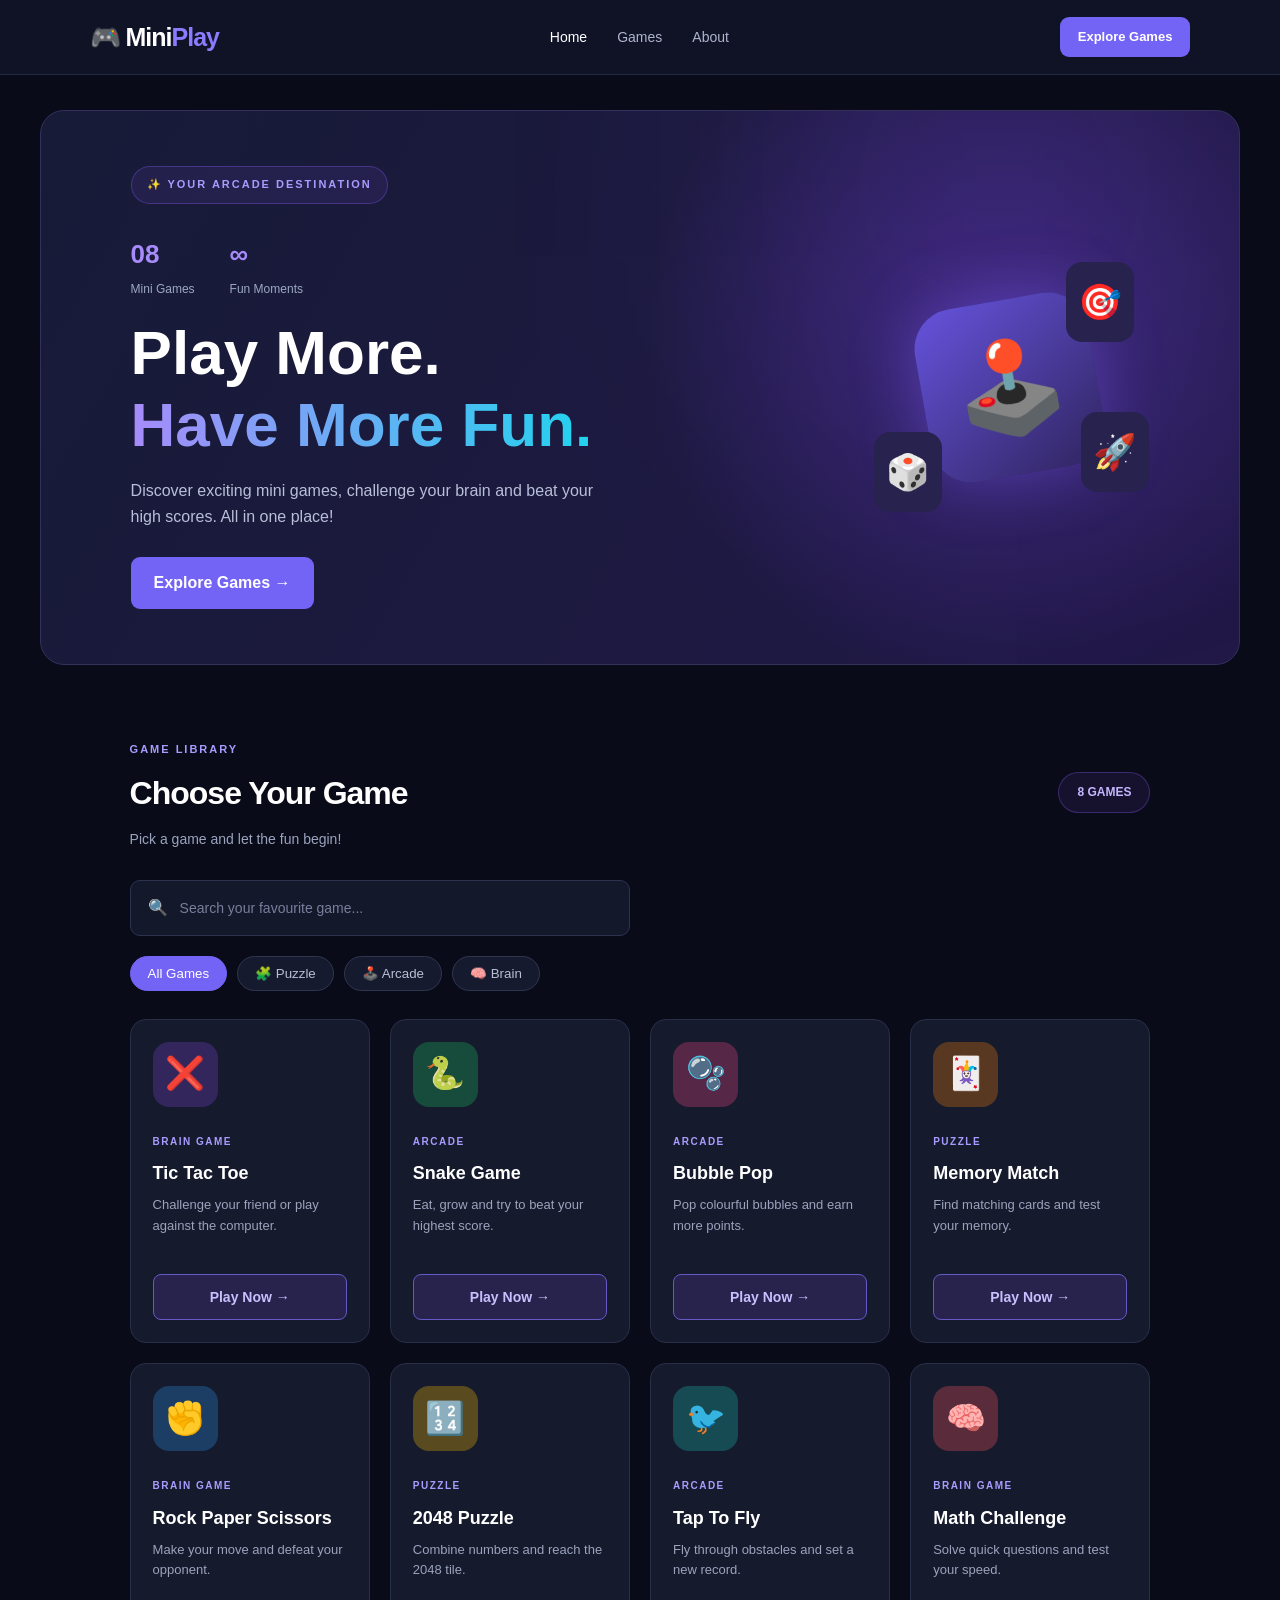
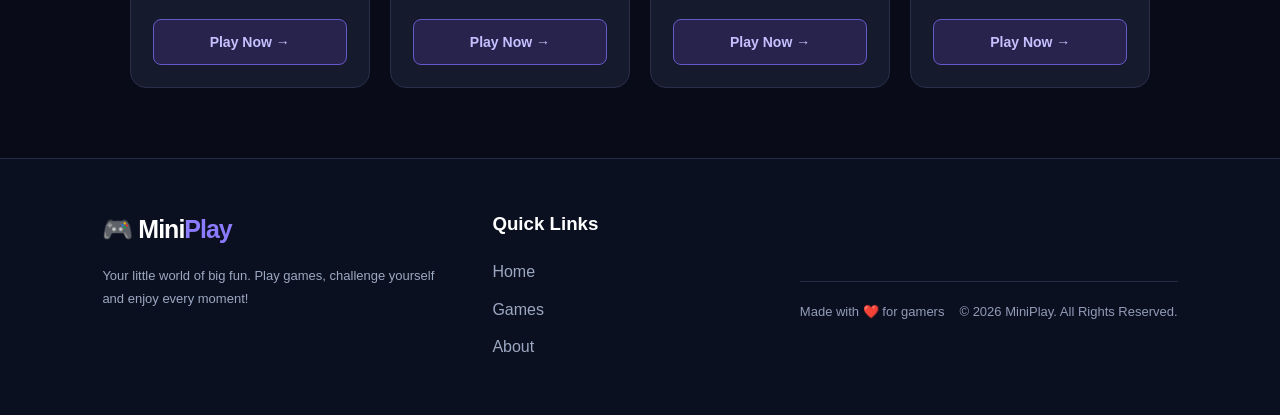
<file: index.html>
<!DOCTYPE html>
<html lang="en">
<head>
    <meta charset="UTF-8">
    <meta name="viewport" content="width=device-width, initial-scale=1.0">
    <meta name="theme-color" content="#090b18">

    <title>MiniPlay - All Games in One Place</title>

    <link rel="stylesheet" href="style.css">
</head>

<body>

    <!-- NAVIGATION BAR -->
    <header class="navbar">
        <a href="#" class="logo">🎮 Mini<span>Play</span></a>

        <nav>
            <a href="#" class="nav-link active">Home</a>
            <a href="#games" class="nav-link">Games</a>
            <a href="#about" class="nav-link">About</a>
        </nav>

        <a href="#games" class="nav-button">Explore Games</a>
    </header>


    <!-- HERO SECTION -->
    <main>

        <section class="hero">
            <div class="hero-content">
                <span class="hero-tag">✨ YOUR ARCADE DESTINATION</span>
                <div class="hero-stats">
    <div>
        <strong>08</strong>
        <span>Mini Games</span>
    </div>
    <div>
        <strong>∞</strong>
        <span>Fun Moments</span>
    </div>
</div>

                <h1>
                    Play More.<br>
                    <span>Have More Fun.</span>
                </h1>

                <p>
                    Discover exciting mini games, challenge your brain
                    and beat your high scores. All in one place!
                </p>

                <a href="#games" class="primary-button">
                    Explore Games →
                </a>
            </div>

            <div class="hero-art">
                <div class="game-icon">🕹️</div>
                <div class="floating-icon icon-one">🎯</div>
                <div class="floating-icon icon-two">🎲</div>
                <div class="floating-icon icon-three">🚀</div>
            </div>
        </section>


        <!-- GAMES SECTION -->
        <section class="games-section" id="games">

            <div class="section-heading">
                <div>
                    <span class="section-tag">GAME LIBRARY</span>
                    <h2>Choose Your Game</h2>
                    <p>Pick a game and let the fun begin!</p>
                </div>

                <div class="game-count">8 GAMES</div>
            </div>


            <!-- SEARCH BAR -->
            <div class="search-box">
                <span>🔍</span>
                <input
                    type="text"
                    id="gameSearch"
                    placeholder="Search your favourite game..."
                >
            </div>


            <!-- CATEGORY FILTERS -->
            <div class="categories">
                <button class="category active" data-category="all">
                    All Games
                </button>

                <button class="category" data-category="puzzle">
                    🧩 Puzzle
                </button>

                <button class="category" data-category="arcade">
                    🕹️ Arcade
                </button>

                <button class="category" data-category="brain">
                    🧠 Brain
                </button>
            </div>


            <!-- GAME CARDS -->
            <div class="games-grid" id="gamesGrid">

                <article class="game-card" data-category="brain">
                    <div class="card-icon purple">❌</div>
                    <span class="game-type">BRAIN GAME</span>
                    <h3>Tic Tac Toe</h3>
                    <p>Challenge your friend or play against the computer.</p>
                    <a href="tic-tac-toe.html" class="play-button">
    Play Now →
</a>
                </article>


                <article class="game-card" data-category="arcade">
                    <div class="card-icon green">🐍</div>
                    <span class="game-type">ARCADE</span>
                    <h3>Snake Game</h3>
                    <p>Eat, grow and try to beat your highest score.</p>
                    <a href="snake.html" class="play-button">
    Play Now →
</a>
                </article>


                <article class="game-card" data-category="arcade">
                    <div class="card-icon pink">🫧</div>
                    <span class="game-type">ARCADE</span>
                    <h3>Bubble Pop</h3>
                    <p>Pop colourful bubbles and earn more points.</p>
                <a href="bubble-pop.html" class="play-button">
    Play Now →
</a>
                </article>


                <article class="game-card" data-category="puzzle">
                    <div class="card-icon orange">🃏</div>
                    <span class="game-type">PUZZLE</span>
                    <h3>Memory Match</h3>
                    <p>Find matching cards and test your memory.</p>
                    <a href="memory-match.html" class="play-button">
    Play Now →
</a>
      
                </article>


                <article class="game-card" data-category="brain">
                    <div class="card-icon blue">✊</div>
                    <span class="game-type">BRAIN GAME</span>
                    <h3>Rock Paper Scissors</h3>
                    <p>Make your move and defeat your opponent.</p>
                    <a href="rock-paper-scissors.html" class="play-button">
    Play Now →
</a>
                </article>


                <article class="game-card" data-category="puzzle">
                    <div class="card-icon yellow">🔢</div>
                    <span class="game-type">PUZZLE</span>
                    <h3>2048 Puzzle</h3>
                    <p>Combine numbers and reach the 2048 tile.</p>
                    <a href="2048.html" class="play-button">
    Play Now →
</a>
                </article>


                <article class="game-card" data-category="arcade">
                    <div class="card-icon cyan">🐦</div>
                    <span class="game-type">ARCADE</span>
                    <h3>Tap To Fly</h3>
                    <p>Fly through obstacles and set a new record.</p>
                    <a href="tap-to-fly.html" class="play-button">
    Play Now →
</a>
                </article>


                <article class="game-card" data-category="brain">
                    <div class="card-icon red">🧠</div>
                    <span class="game-type">BRAIN GAME</span>
                    <h3>Math Challenge</h3>
                    <p>Solve quick questions and test your speed.</p>
                    <a href="math-challenge.html" class="play-button">
    Play Now →
</a>
                </article>

            </div>

            <p id="noResults" class="no-results" hidden>
                No games found. Try another search!
            </p>

        </section>

    </main>


<!-- FOOTER -->
<footer id="about">

    <div class="footer-content">

        <div class="footer-brand">
            <a href="index.html" class="logo">
                🎮 Mini<span>Play</span>
            </a>

            <p>
                Your little world of big fun.
                Play games, challenge yourself
                and enjoy every moment!
            </p>
        </div>

        <div class="footer-links">
            <h3>Quick Links</h3>
            <a href="index.html">Home</a>
            <a href="#games">Games</a>
            <a href="#about">About</a>
        </div>

    </div>

    <div class="footer-bottom">
        <p>Made with ❤️ for gamers</p>
        <p>© 2026 MiniPlay. All Rights Reserved.</p>
    </div>

</footer>


    <script src="script.js"></script>

</body>
</html>
</file>
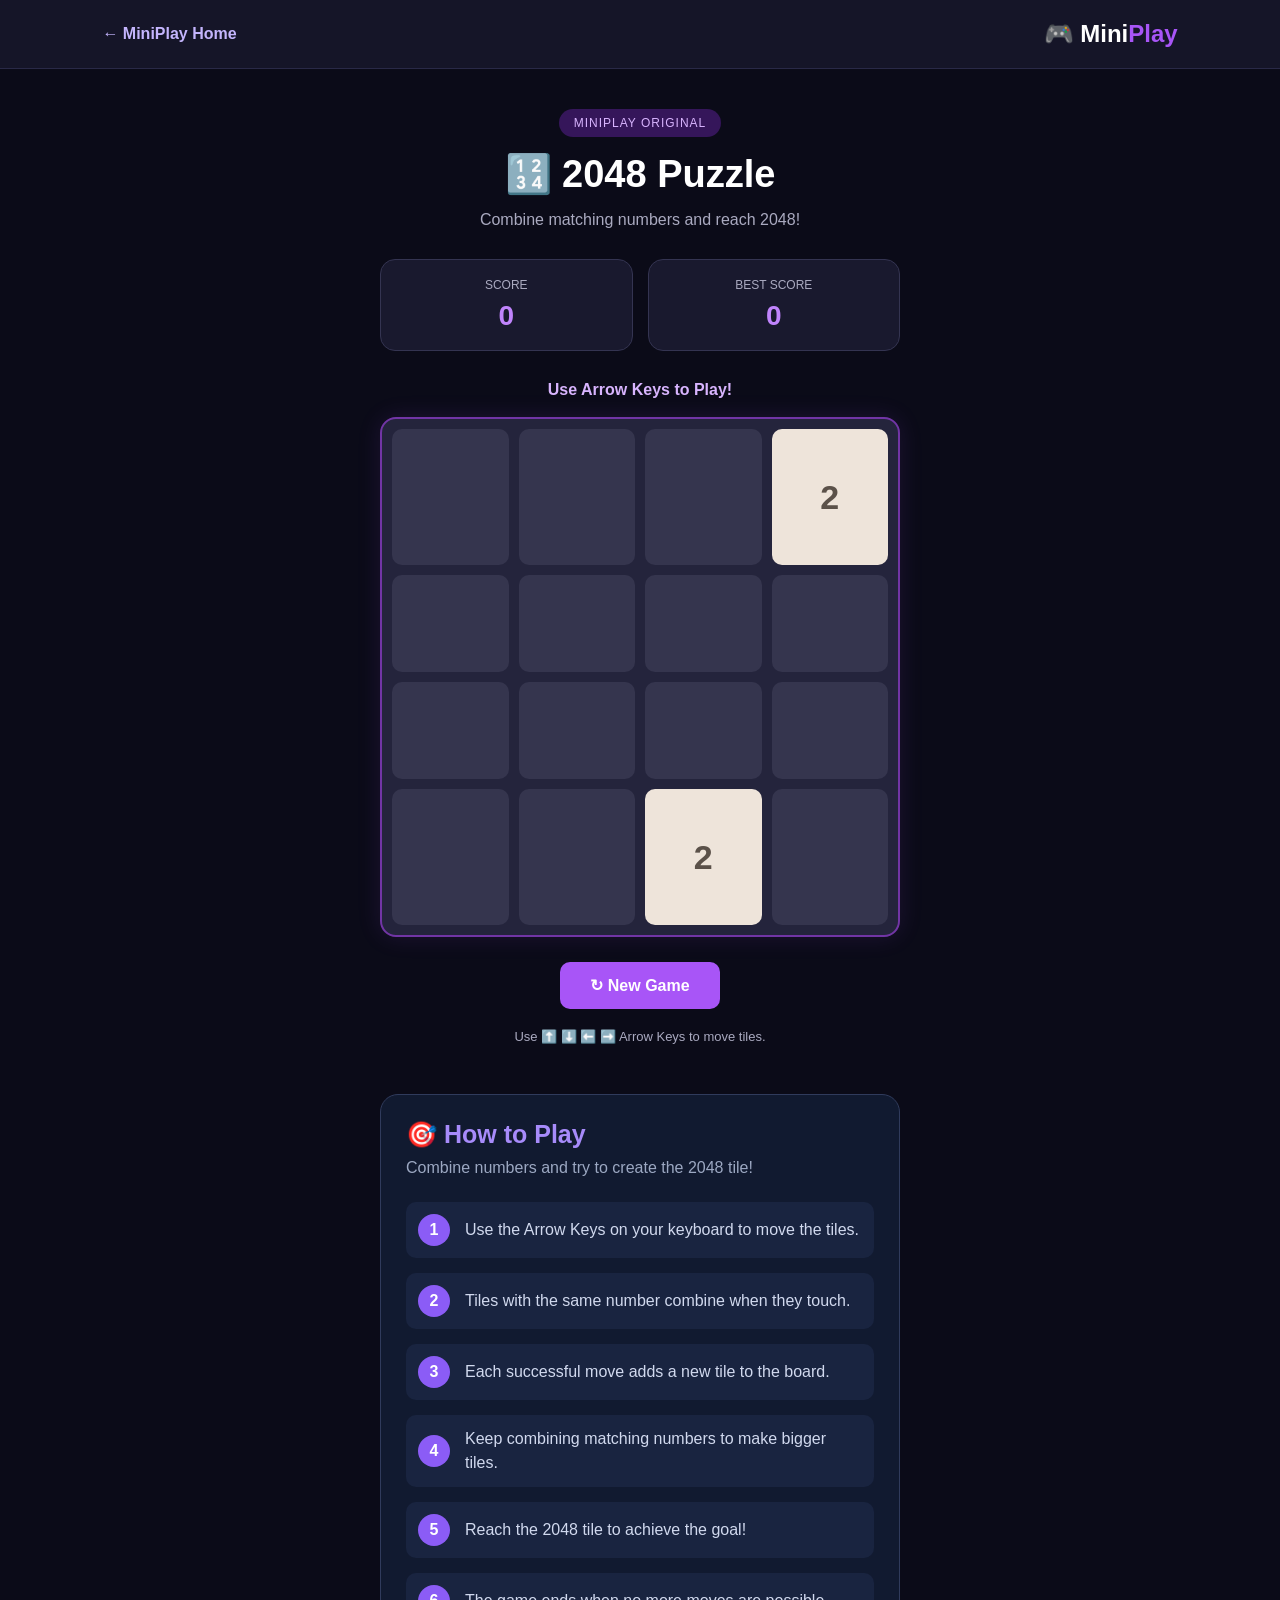
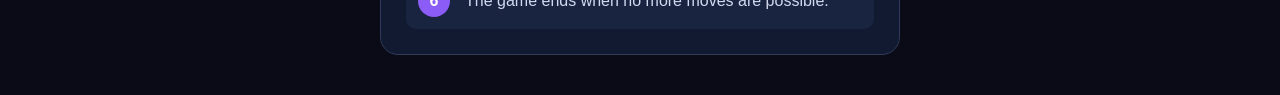
<file: 2048.html>
<!DOCTYPE html>
<html lang="en">

<head>
    <meta charset="UTF-8">
    <meta name="viewport" content="width=device-width, initial-scale=1.0">

    <title>2048 Puzzle | MiniPlay</title>

    <link rel="stylesheet" href="2048.css">
</head>

<body>

    <header class="topbar">
        <a href="index.html" class="back-link">← MiniPlay Home</a>
        <h2>🎮 Mini<span>Play</span></h2>
    </header>

    <main class="game-container">

        <div class="game-heading">
            <span class="tag">MINIPLAY ORIGINAL</span>
            <h1>🔢 2048 Puzzle</h1>
            <p>Combine matching numbers and reach 2048!</p>
        </div>

        <!-- SCOREBOARD -->

        <section class="scoreboard">

            <div class="score-card">
                <p>SCORE</p>
                <h2 id="score">0</h2>
            </div>

            <div class="score-card">
                <p>BEST SCORE</p>
                <h2 id="bestScore">0</h2>
            </div>

        </section>

        <!-- GAME STATUS -->

        <div id="gameStatus" class="game-status">
            Use Arrow Keys to Play!
        </div>

        <!-- GAME BOARD -->

        <div id="gameBoard" class="game-board"></div>

        <!-- BUTTONS -->

        <div class="game-controls">

            <button id="newGameBtn" class="new-game-btn">
                ↻ New Game
            </button>

        </div>

        <p class="game-note">
            Use ⬆️ ⬇️ ⬅️ ➡️ Arrow Keys to move tiles.
        </p>

        <!-- HOW TO PLAY -->

        <section class="how-to-play">

            <h2>🎯 How to Play</h2>

            <p>Combine numbers and try to create the 2048 tile!</p>

            <div class="instructions">

                <div class="instruction-item">
                    <span>1</span>
                    <p>Use the Arrow Keys on your keyboard to move the tiles.</p>
                </div>

                <div class="instruction-item">
                    <span>2</span>
                    <p>Tiles with the same number combine when they touch.</p>
                </div>

                <div class="instruction-item">
                    <span>3</span>
                    <p>Each successful move adds a new tile to the board.</p>
                </div>

                <div class="instruction-item">
                    <span>4</span>
                    <p>Keep combining matching numbers to make bigger tiles.</p>
                </div>

                <div class="instruction-item">
                    <span>5</span>
                    <p>Reach the 2048 tile to achieve the goal!</p>
                </div>

                <div class="instruction-item">
                    <span>6</span>
                    <p>The game ends when no more moves are possible.</p>
                </div>

            </div>

        </section>

    </main>

    <script src="2048.js"></script>

</body>
</html>
</file>
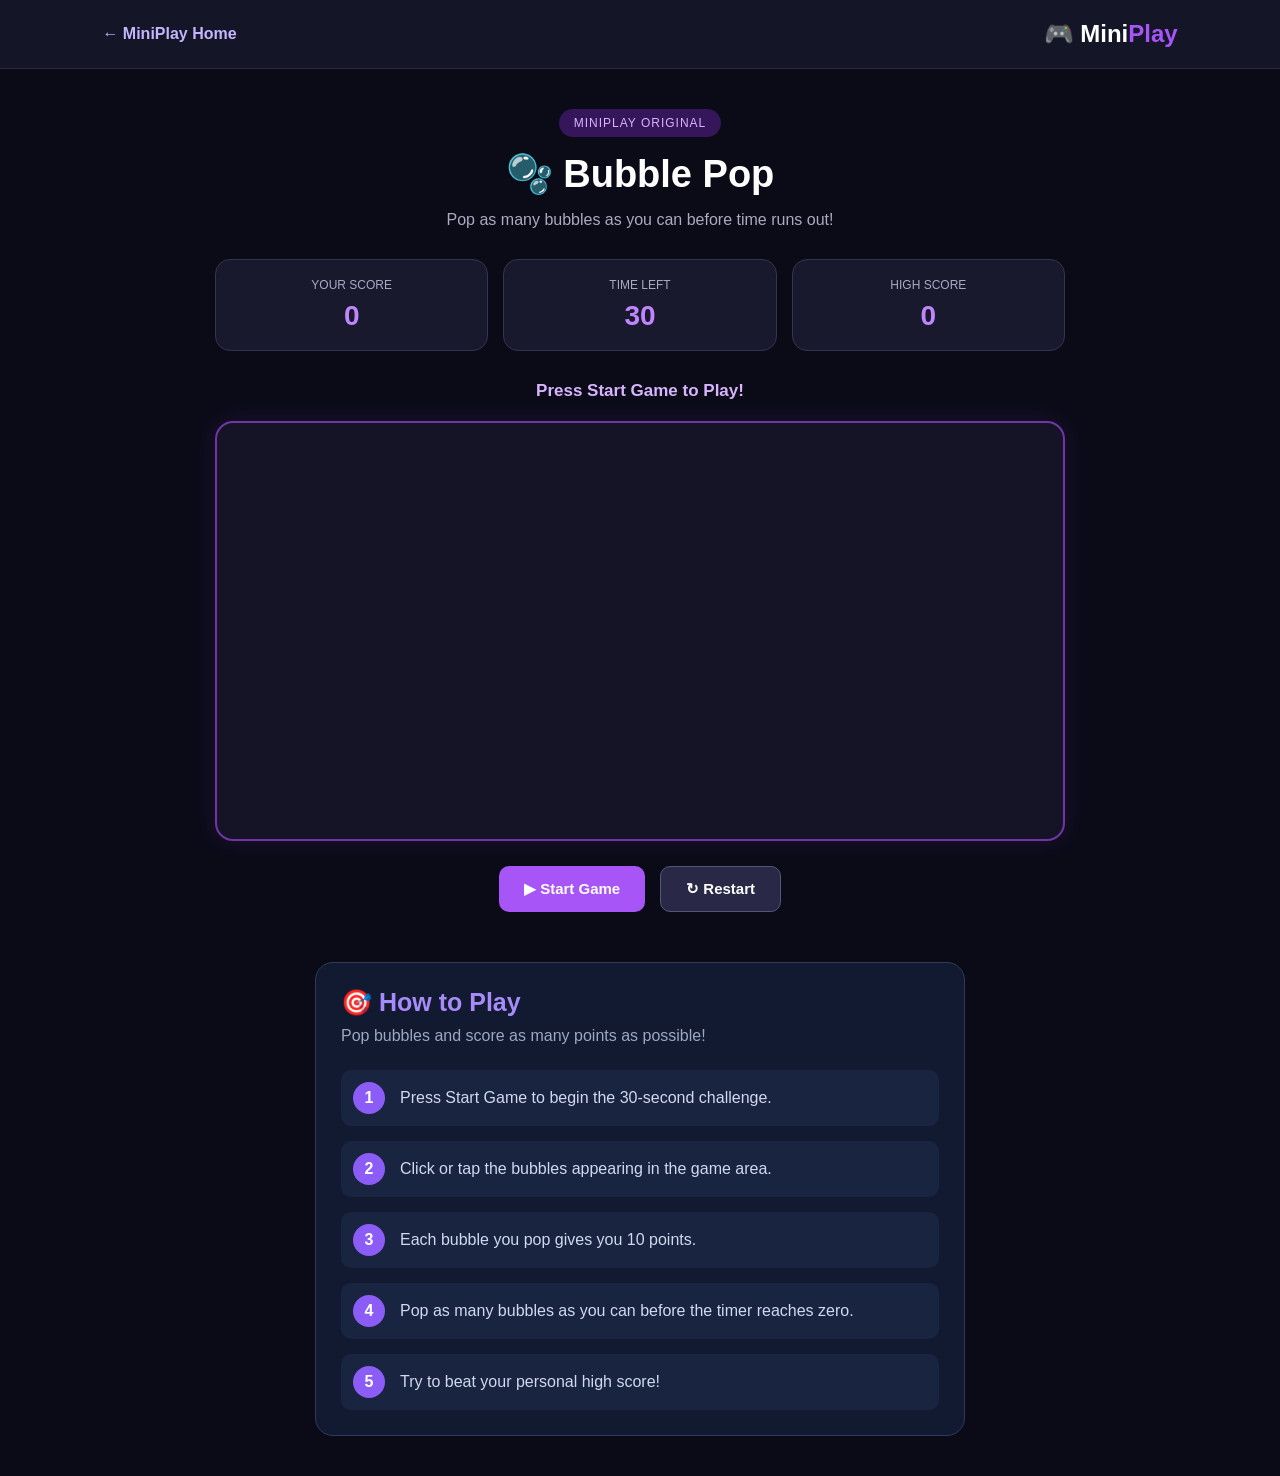
<file: bubble-pop.html>
<!DOCTYPE html>
<html lang="en">

<head>
    <meta charset="UTF-8">
    <meta name="viewport" content="width=device-width, initial-scale=1.0">

    <title>Bubble Pop | MiniPlay</title>

    <link rel="stylesheet" href="bubble-pop.css">
</head>

<body>

    <header class="topbar">
        <a href="index.html" class="back-link">← MiniPlay Home</a>
        <h2>🎮 Mini<span>Play</span></h2>
    </header>

    <main class="game-container">

        <div class="game-heading">
            <span class="tag">MINIPLAY ORIGINAL</span>
            <h1>🫧 Bubble Pop</h1>
            <p>Pop as many bubbles as you can before time runs out!</p>
        </div>

        <!-- SCOREBOARD -->

        <section class="scoreboard">

            <div class="score-card">
                <p>YOUR SCORE</p>
                <h2 id="score">0</h2>
            </div>

            <div class="score-card">
                <p>TIME LEFT</p>
                <h2 id="timer">30</h2>
            </div>

            <div class="score-card">
                <p>HIGH SCORE</p>
                <h2 id="highScore">0</h2>
            </div>

        </section>

        <div id="gameStatus" class="game-status">
            Press Start Game to Play!
        </div>

        <!-- GAME AREA -->

        <div id="gameArea" class="game-area"></div>

        <!-- BUTTONS -->

        <div class="game-controls">

            <button id="startBtn" class="start-btn">
                ▶ Start Game
            </button>

            <button id="restartBtn" class="restart-btn">
                ↻ Restart
            </button>

        </div>

        <!-- HOW TO PLAY -->

        <section class="how-to-play">

            <h2>🎯 How to Play</h2>

            <p>Pop bubbles and score as many points as possible!</p>

            <div class="instructions">

                <div class="instruction-item">
                    <span>1</span>
                    <p>Press Start Game to begin the 30-second challenge.</p>
                </div>

                <div class="instruction-item">
                    <span>2</span>
                    <p>Click or tap the bubbles appearing in the game area.</p>
                </div>

                <div class="instruction-item">
                    <span>3</span>
                    <p>Each bubble you pop gives you 10 points.</p>
                </div>

                <div class="instruction-item">
                    <span>4</span>
                    <p>Pop as many bubbles as you can before the timer reaches zero.</p>
                </div>

                <div class="instruction-item">
                    <span>5</span>
                    <p>Try to beat your personal high score!</p>
                </div>

            </div>

        </section>

    </main>

    <script src="bubble-pop.js"></script>

</body>
</html>
</file>
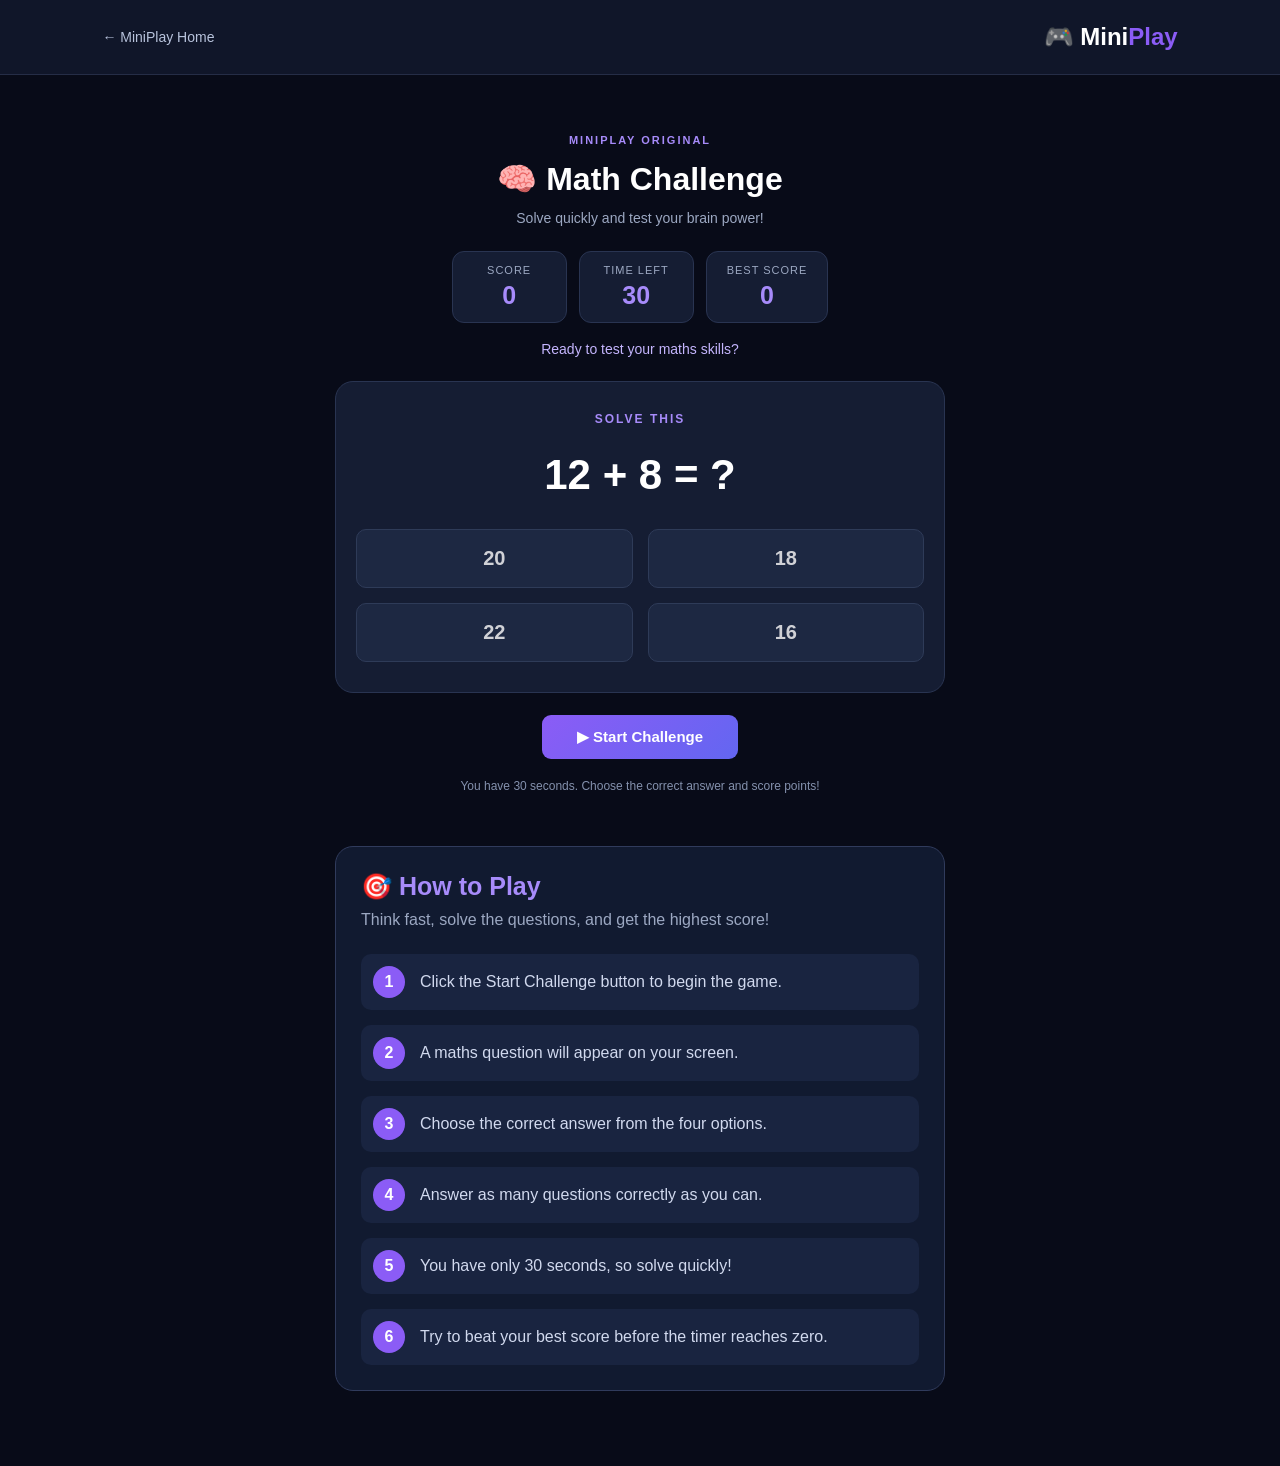
<file: math-challenge.html>
<!DOCTYPE html>
<html lang="en">

<head>
    <meta charset="UTF-8">
    <meta name="viewport" content="width=device-width, initial-scale=1.0">

    <title>Math Challenge | MiniPlay</title>

    <link rel="stylesheet" href="math-challenge.css">
</head>

<body>

    <header class="topbar">
        <a href="index.html" class="back-link">← MiniPlay Home</a>
        <h2>🎮 Mini<span>Play</span></h2>
    </header>

    <main class="game-container">

        <div class="game-heading">
            <span class="tag">MINIPLAY ORIGINAL</span>
            <h1>🧠 Math Challenge</h1>
            <p>Solve quickly and test your brain power!</p>
        </div>

        <section class="scoreboard">

            <div class="score-card">
                <p>SCORE</p>
                <h2 id="score">0</h2>
            </div>

            <div class="score-card">
                <p>TIME LEFT</p>
                <h2 id="timer">30</h2>
            </div>

            <div class="score-card">
                <p>BEST SCORE</p>
                <h2 id="bestScore">0</h2>
            </div>

        </section>

        <div id="gameStatus" class="game-status">
            Ready to test your maths skills?
        </div>

        <section class="quiz-card">

            <div class="question-label">SOLVE THIS</div>

            <h2 id="question">12 + 8 = ?</h2>

            <div class="options-grid" id="optionsGrid">

                <button class="option-btn">20</button>
                <button class="option-btn">18</button>
                <button class="option-btn">22</button>
                <button class="option-btn">16</button>

            </div>

        </section>

        <div class="game-controls">
            <button id="startBtn" class="start-btn">
                ▶ Start Challenge
            </button>
        </div>

        <p class="game-note">
            You have 30 seconds. Choose the correct answer and score points!
        </p>

        <!-- HOW TO PLAY -->

        <section class="how-to-play">

            <h2>🎯 How to Play</h2>

            <p>Think fast, solve the questions, and get the highest score!</p>

            <div class="instructions">

                <div class="instruction-item">
                    <span>1</span>
                    <p>Click the Start Challenge button to begin the game.</p>
                </div>

                <div class="instruction-item">
                    <span>2</span>
                    <p>A maths question will appear on your screen.</p>
                </div>

                <div class="instruction-item">
                    <span>3</span>
                    <p>Choose the correct answer from the four options.</p>
                </div>

                <div class="instruction-item">
                    <span>4</span>
                    <p>Answer as many questions correctly as you can.</p>
                </div>

                <div class="instruction-item">
                    <span>5</span>
                    <p>You have only 30 seconds, so solve quickly!</p>
                </div>

                <div class="instruction-item">
                    <span>6</span>
                    <p>Try to beat your best score before the timer reaches zero.</p>
                </div>

            </div>

        </section>

    </main>

    <script src="math-challenge.js"></script>

</body>
</html>
</file>
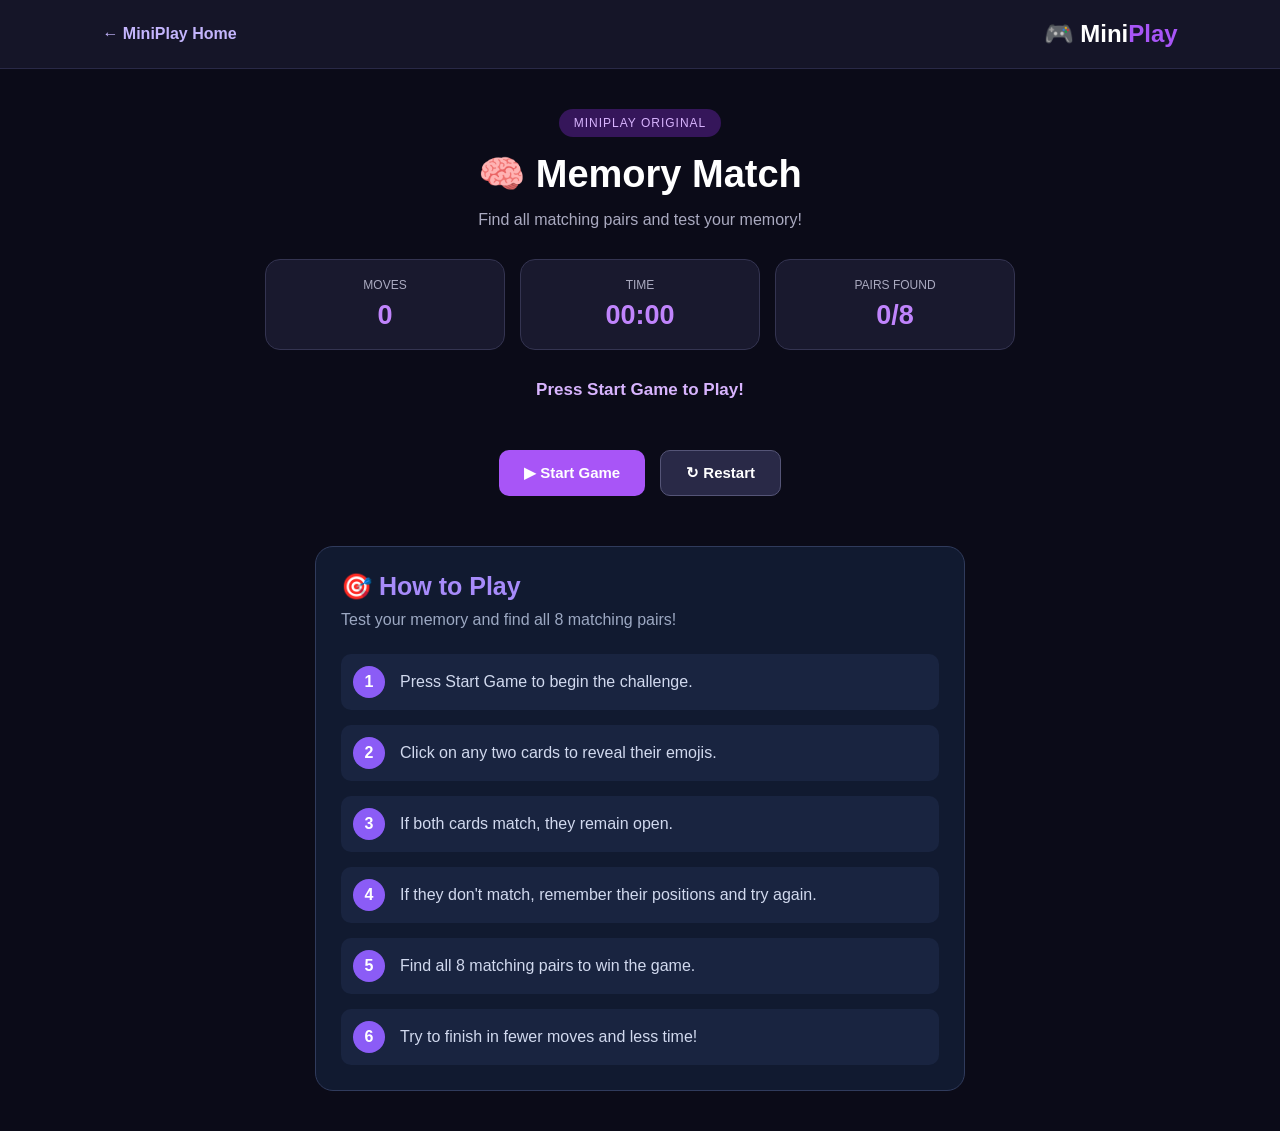
<file: memory-match.html>
<!DOCTYPE html>
<html lang="en">

<head>
    <meta charset="UTF-8">
    <meta name="viewport" content="width=device-width, initial-scale=1.0">

    <title>Memory Match | MiniPlay</title>

    <link rel="stylesheet" href="memory-match.css">
</head>

<body>

    <header class="topbar">
        <a href="index.html" class="back-link">← MiniPlay Home</a>
        <h2>🎮 Mini<span>Play</span></h2>
    </header>

    <main class="game-container">

        <div class="game-heading">
            <span class="tag">MINIPLAY ORIGINAL</span>
            <h1>🧠 Memory Match</h1>
            <p>Find all matching pairs and test your memory!</p>
        </div>

        <!-- SCOREBOARD -->

        <section class="scoreboard">

            <div class="score-card">
                <p>MOVES</p>
                <h2 id="moves">0</h2>
            </div>

            <div class="score-card">
                <p>TIME</p>
                <h2 id="timer">00:00</h2>
            </div>

            <div class="score-card">
                <p>PAIRS FOUND</p>
                <h2 id="pairs">0/8</h2>
            </div>

        </section>

        <!-- GAME STATUS -->

        <div id="gameStatus" class="game-status">
            Press Start Game to Play!
        </div>

        <!-- GAME BOARD -->

        <div id="gameBoard" class="game-board"></div>

        <!-- BUTTONS -->

        <div class="game-controls">

            <button id="startBtn" class="start-btn">
                ▶ Start Game
            </button>

            <button id="restartBtn" class="restart-btn">
                ↻ Restart
            </button>

        </div>

        <!-- HOW TO PLAY -->

        <section class="how-to-play">

            <h2>🎯 How to Play</h2>

            <p>Test your memory and find all 8 matching pairs!</p>

            <div class="instructions">

                <div class="instruction-item">
                    <span>1</span>
                    <p>Press Start Game to begin the challenge.</p>
                </div>

                <div class="instruction-item">
                    <span>2</span>
                    <p>Click on any two cards to reveal their emojis.</p>
                </div>

                <div class="instruction-item">
                    <span>3</span>
                    <p>If both cards match, they remain open.</p>
                </div>

                <div class="instruction-item">
                    <span>4</span>
                    <p>If they don't match, remember their positions and try again.</p>
                </div>

                <div class="instruction-item">
                    <span>5</span>
                    <p>Find all 8 matching pairs to win the game.</p>
                </div>

                <div class="instruction-item">
                    <span>6</span>
                    <p>Try to finish in fewer moves and less time!</p>
                </div>

            </div>

        </section>

    </main>

    <script src="memory-match.js"></script>

</body>
</html>
</file>
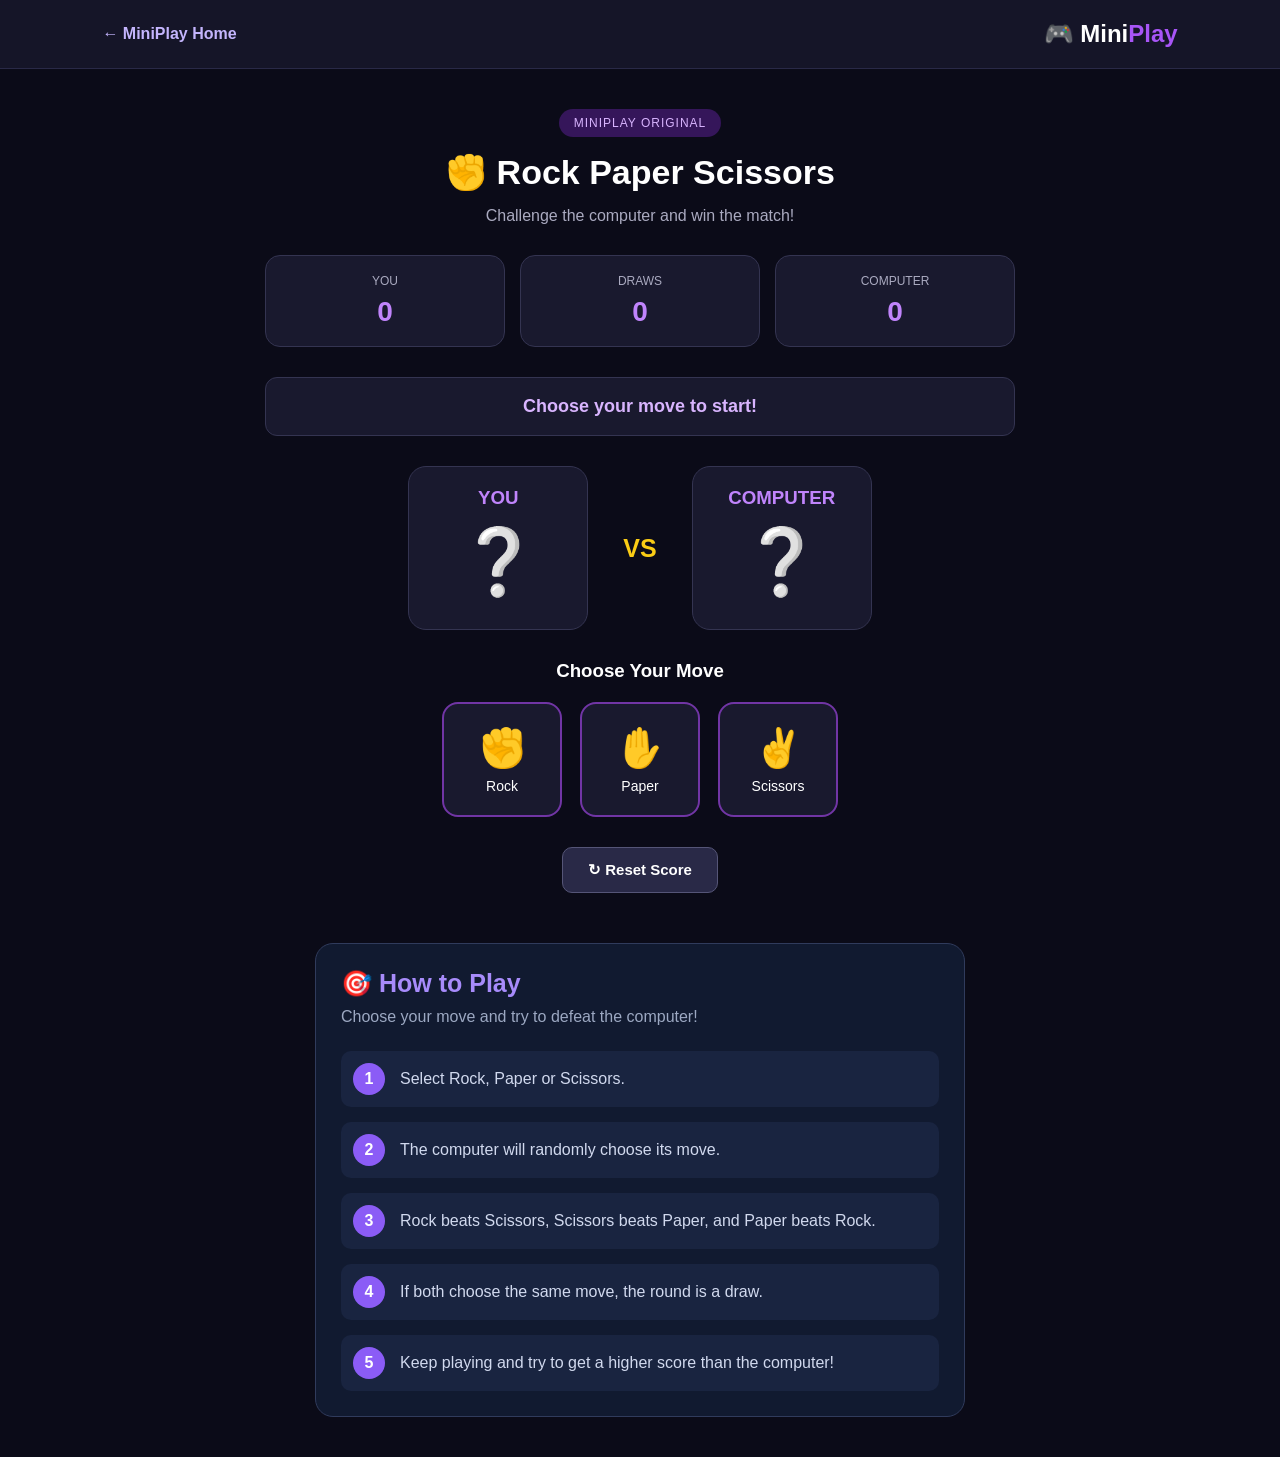
<file: rock-paper-scissors.html>
<!DOCTYPE html>
<html lang="en">

<head>
    <meta charset="UTF-8">
    <meta name="viewport" content="width=device-width, initial-scale=1.0">

    <title>Rock Paper Scissors | MiniPlay</title>

    <link rel="stylesheet" href="rock-paper-scissors.css">
</head>

<body>

    <header class="topbar">
        <a href="index.html" class="back-link">← MiniPlay Home</a>
        <h2>🎮 Mini<span>Play</span></h2>
    </header>

    <main class="game-container">

        <div class="game-heading">
            <span class="tag">MINIPLAY ORIGINAL</span>
            <h1>✊ Rock Paper Scissors</h1>
            <p>Challenge the computer and win the match!</p>
        </div>

        <!-- SCOREBOARD -->

        <section class="scoreboard">

            <div class="score-card">
                <p>YOU</p>
                <h2 id="playerScore">0</h2>
            </div>

            <div class="score-card">
                <p>DRAWS</p>
                <h2 id="drawScore">0</h2>
            </div>

            <div class="score-card">
                <p>COMPUTER</p>
                <h2 id="computerScore">0</h2>
            </div>

        </section>

        <!-- GAME RESULT -->

        <div id="gameStatus" class="game-status">
            Choose your move to start!
        </div>

        <!-- PLAYER VS COMPUTER -->

        <section class="battle-area">

            <div class="player-box">
                <h3>YOU</h3>
                <div id="playerChoice" class="choice-display">❔</div>
            </div>

            <div class="vs-text">VS</div>

            <div class="player-box">
                <h3>COMPUTER</h3>
                <div id="computerChoice" class="choice-display">❔</div>
            </div>

        </section>

        <!-- MOVE BUTTONS -->

        <h3 class="choose-heading">Choose Your Move</h3>

        <div class="move-buttons">

            <button class="move-btn" data-move="rock">
                ✊
                <span>Rock</span>
            </button>

            <button class="move-btn" data-move="paper">
                ✋
                <span>Paper</span>
            </button>

            <button class="move-btn" data-move="scissors">
                ✌️
                <span>Scissors</span>
            </button>

        </div>

        <!-- RESTART -->

        <button id="restartBtn" class="restart-btn">
            ↻ Reset Score
        </button>

        <!-- HOW TO PLAY -->

        <section class="how-to-play">

            <h2>🎯 How to Play</h2>

            <p>Choose your move and try to defeat the computer!</p>

            <div class="instructions">

                <div class="instruction-item">
                    <span>1</span>
                    <p>Select Rock, Paper or Scissors.</p>
                </div>

                <div class="instruction-item">
                    <span>2</span>
                    <p>The computer will randomly choose its move.</p>
                </div>

                <div class="instruction-item">
                    <span>3</span>
                    <p>Rock beats Scissors, Scissors beats Paper, and Paper beats Rock.</p>
                </div>

                <div class="instruction-item">
                    <span>4</span>
                    <p>If both choose the same move, the round is a draw.</p>
                </div>

                <div class="instruction-item">
                    <span>5</span>
                    <p>Keep playing and try to get a higher score than the computer!</p>
                </div>

            </div>

        </section>

    </main>

    <script src="rock-paper-scissors.js"></script>

</body>
</html>
</file>
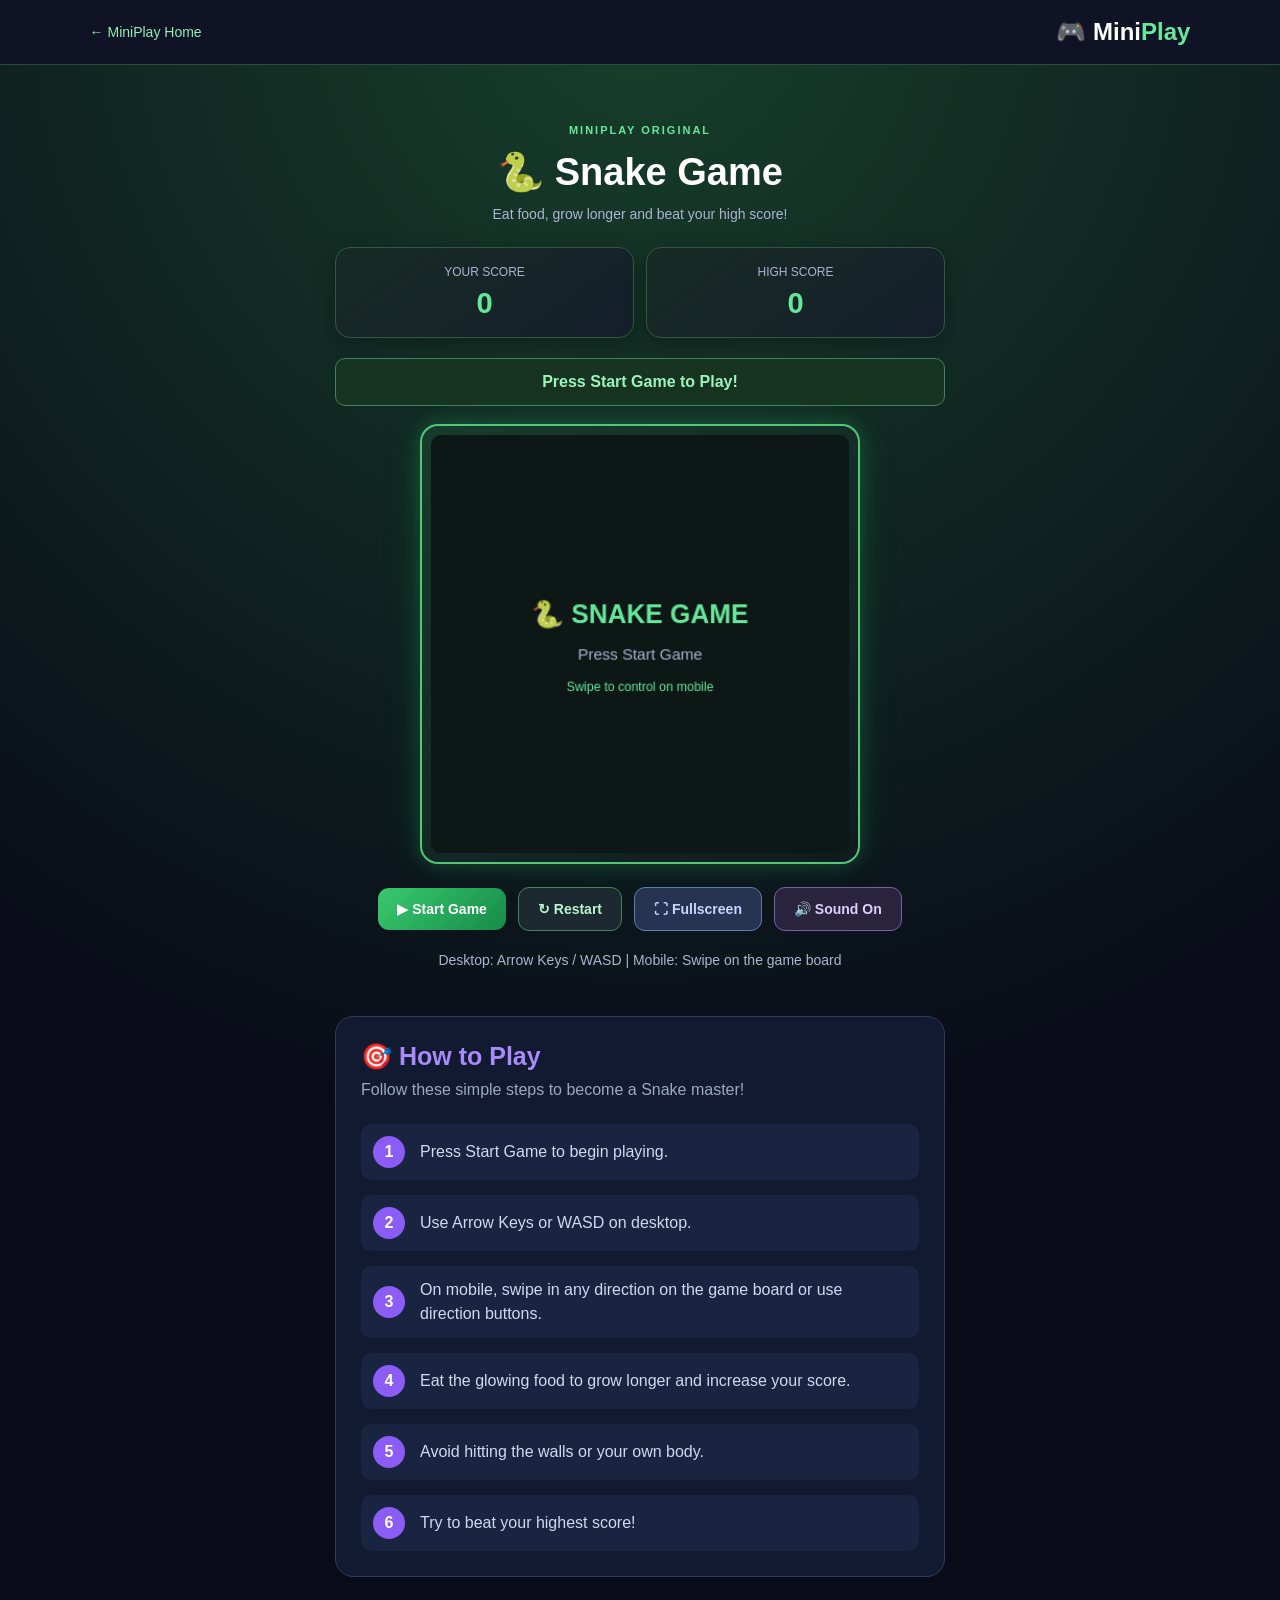
<file: snake.html>
<!DOCTYPE html>
<html lang="en">

<head>
    <meta charset="UTF-8">
    <meta name="viewport" content="width=device-width, initial-scale=1.0">

    <meta name="theme-color" content="#090b18">
    <title>Snake Game | MiniPlay</title>

    <link rel="stylesheet" href="snake.css">
</head>

<body>

    <header class="topbar">
        <a href="index.html" class="back-link">← MiniPlay Home</a>
        <h2>🎮 Mini<span>Play</span></h2>
    </header>

    <main class="game-container">

        <div class="game-heading">
            <span class="tag">MINIPLAY ORIGINAL</span>
            <h1>🐍 Snake Game</h1>
            <p>Eat food, grow longer and beat your high score!</p>
        </div>

        <!-- SCOREBOARD -->

        <section class="scoreboard">

            <div class="score-card">
                <p>YOUR SCORE</p>
                <h2 id="score">0</h2>
            </div>

            <div class="score-card">
                <p>HIGH SCORE</p>
                <h2 id="highScore">0</h2>
            </div>

        </section>

        <!-- GAME STATUS -->

        <div id="gameStatus" class="game-status">
            Press Start Game to Play!
        </div>

        <!-- GAME BOARD -->

        <div class="game-board" id="gameBoard">

            <canvas id="gameCanvas" width="400" height="400"></canvas>

        </div>

        <!-- CONTROLS -->

        <div class="game-controls">

            <div class="mobile-controls">

                <button class="up-btn" data-direction="UP" aria-label="Move up">⬆️</button>

                <div class="middle-controls">

                    <button data-direction="LEFT" aria-label="Move left">⬅️</button>

                    <button data-direction="DOWN" aria-label="Move down">⬇️</button>

                    <button data-direction="RIGHT" aria-label="Move right">➡️</button>

                </div>

            </div>

            <button id="startBtn" class="start-btn">
                ▶ Start Game
            </button>

            <button id="restartBtn" class="restart-btn">
                ↻ Restart
            </button>

            <button id="fullscreenBtn" class="fullscreen-btn">
                ⛶ Fullscreen
            </button>

            <button id="soundBtn" class="sound-btn">
                🔊 Sound On
            </button>

        </div>

        <p class="game-note">
            Desktop: Arrow Keys / WASD | Mobile: Swipe on the game board
        </p>

        <!-- HOW TO PLAY -->

        <section class="how-to-play">

            <h2>🎯 How to Play</h2>

            <p>Follow these simple steps to become a Snake master!</p>

            <div class="instructions">

                <div class="instruction-item">
                    <span>1</span>
                    <p>Press Start Game to begin playing.</p>
                </div>

                <div class="instruction-item">
                    <span>2</span>
                    <p>Use Arrow Keys or WASD on desktop.</p>
                </div>

                <div class="instruction-item">
                    <span>3</span>
                    <p>On mobile, swipe in any direction on the game board or use direction buttons.</p>
                </div>

                <div class="instruction-item">
                    <span>4</span>
                    <p>Eat the glowing food to grow longer and increase your score.</p>
                </div>

                <div class="instruction-item">
                    <span>5</span>
                    <p>Avoid hitting the walls or your own body.</p>
                </div>

                <div class="instruction-item">
                    <span>6</span>
                    <p>Try to beat your highest score!</p>
                </div>

            </div>

        </section>

    </main>

    <script src="snake.js"></script>

</body>
</html>
</file>
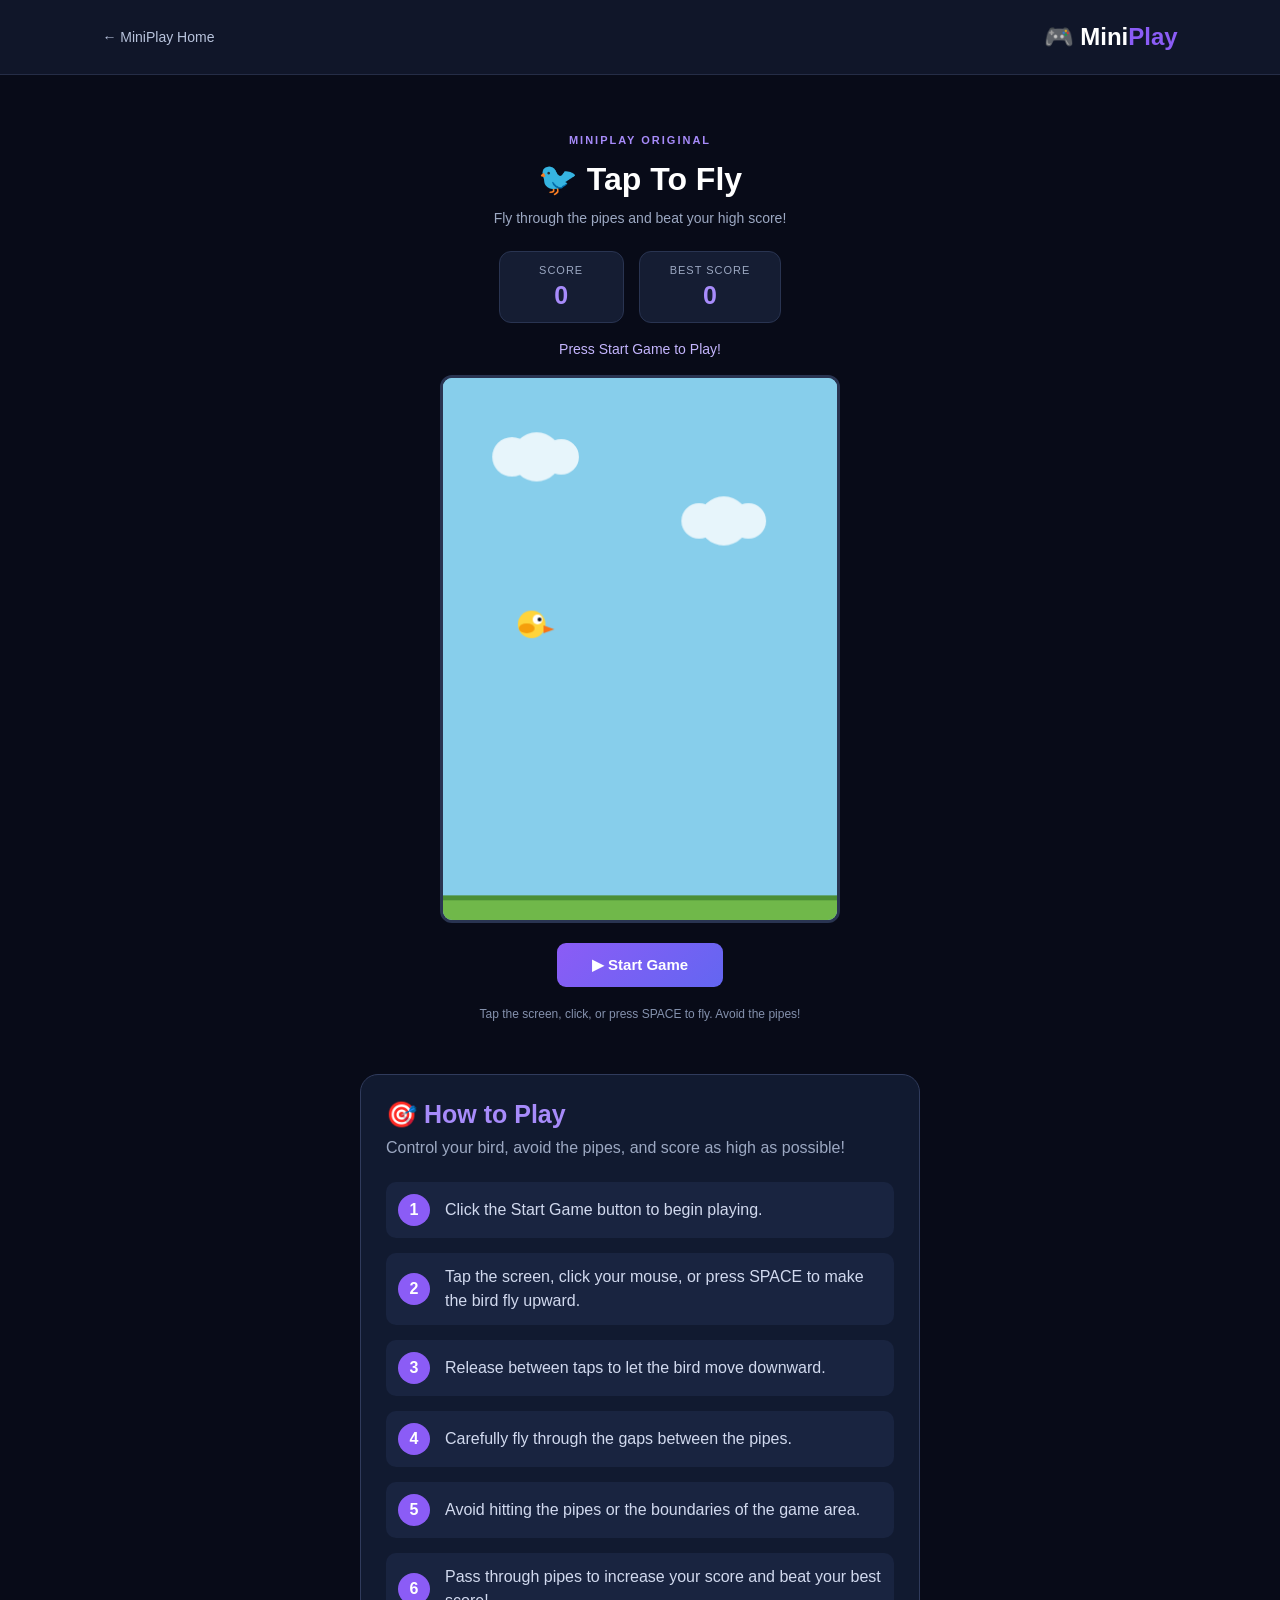
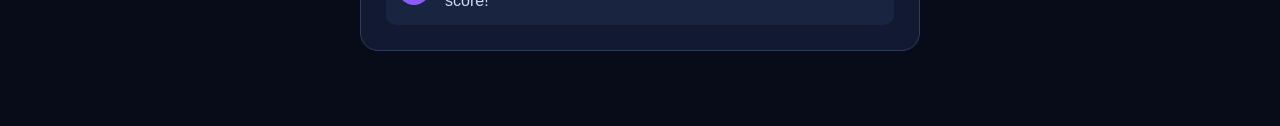
<file: tap-to-fly.html>
<!DOCTYPE html>
<html lang="en">

<head>
    <meta charset="UTF-8">
    <meta name="viewport" content="width=device-width, initial-scale=1.0">

    <title>Tap To Fly | MiniPlay</title>

    <link rel="stylesheet" href="tap-to-fly.css">
</head>

<body>

    <header class="topbar">
        <a href="index.html" class="back-link">← MiniPlay Home</a>
        <h2>🎮 Mini<span>Play</span></h2>
    </header>

    <main class="game-container">

        <div class="game-heading">
            <span class="tag">MINIPLAY ORIGINAL</span>
            <h1>🐦 Tap To Fly</h1>
            <p>Fly through the pipes and beat your high score!</p>
        </div>

        <section class="scoreboard">

            <div class="score-card">
                <p>SCORE</p>
                <h2 id="score">0</h2>
            </div>

            <div class="score-card">
                <p>BEST SCORE</p>
                <h2 id="bestScore">0</h2>
            </div>

        </section>

        <div id="gameStatus" class="game-status">
            Press Start Game to Play!
        </div>

        <div class="game-area">
            <canvas id="gameCanvas" width="400" height="550"></canvas>
        </div>

        <div class="game-controls">
            <button id="startBtn" class="start-btn">
                ▶ Start Game
            </button>
        </div>

        <p class="game-note">
            Tap the screen, click, or press SPACE to fly.
            Avoid the pipes!
        </p>

        <!-- HOW TO PLAY -->

        <section class="how-to-play">

            <h2>🎯 How to Play</h2>

            <p>Control your bird, avoid the pipes, and score as high as possible!</p>

            <div class="instructions">

                <div class="instruction-item">
                    <span>1</span>
                    <p>Click the Start Game button to begin playing.</p>
                </div>

                <div class="instruction-item">
                    <span>2</span>
                    <p>Tap the screen, click your mouse, or press SPACE to make the bird fly upward.</p>
                </div>

                <div class="instruction-item">
                    <span>3</span>
                    <p>Release between taps to let the bird move downward.</p>
                </div>

                <div class="instruction-item">
                    <span>4</span>
                    <p>Carefully fly through the gaps between the pipes.</p>
                </div>

                <div class="instruction-item">
                    <span>5</span>
                    <p>Avoid hitting the pipes or the boundaries of the game area.</p>
                </div>

                <div class="instruction-item">
                    <span>6</span>
                    <p>Pass through pipes to increase your score and beat your best score!</p>
                </div>

            </div>

        </section>

    </main>

    <script src="tap-to-fly.js"></script>

</body>
</html>
</file>
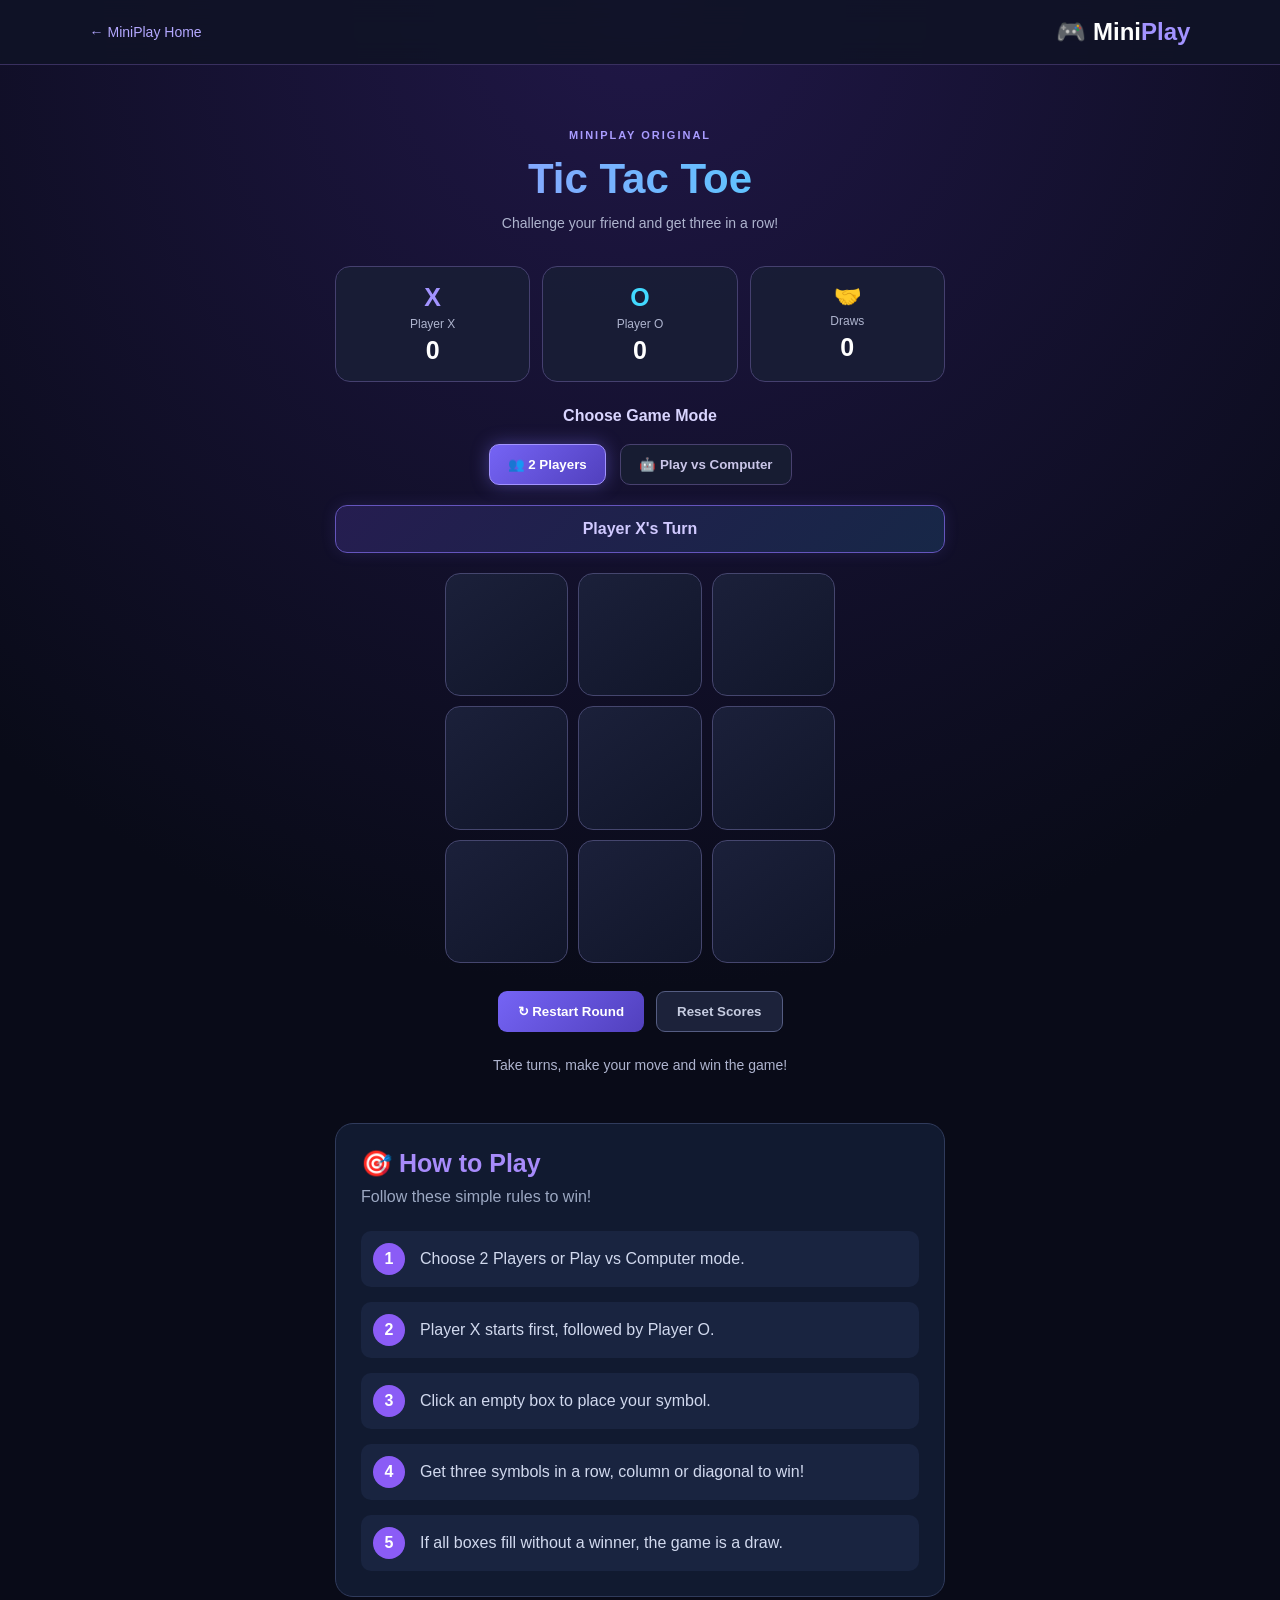
<file: tic-tac-toe.html>
<!DOCTYPE html>
<html lang="en">
<head>
    <meta charset="UTF-8">
    <meta name="viewport" content="width=device-width, initial-scale=1.0">

    <title>Tic Tac Toe | MiniPlay</title>

    <link rel="stylesheet" href="tic-tac-toe.css">
</head>

<body>

    <header class="topbar">
        <a href="index.html" class="back-link">← MiniPlay Home</a>
        <h2>🎮 Mini<span>Play</span></h2>
    </header>

    <main class="game-container">

        <div class="game-heading">
            <span class="tag">MINIPLAY ORIGINAL</span>
            <h1>Tic Tac Toe</h1>
            <p>Challenge your friend and get three in a row!</p>
        </div>

        <!-- SCOREBOARD -->
        <section class="scoreboard">

            <div class="score-card">
                <span class="player-symbol">X</span>
                <p>Player X</p>
                <h2 id="scoreX">0</h2>
            </div>

            <div class="score-card">
                <span class="player-symbol player-o">O</span>
                <p>Player O</p>
                <h2 id="scoreO">0</h2>
            </div>

            <div class="score-card">
                <span class="player-symbol draw-symbol">🤝</span>
                <p>Draws</p>
                <h2 id="drawScore">0</h2>
            </div>

        </section>

        <!-- GAME MODE -->
        <div class="mode-selection">
            <h3>Choose Game Mode</h3>

            <button id="twoPlayerBtn" class="mode-btn active">
                👥 2 Players
            </button>

            <button id="computerBtn" class="mode-btn">
                🤖 Play vs Computer
            </button>
        </div>

        <!-- DIFFICULTY -->
        <div class="difficulty-selection" id="difficultySelection">
            <label for="difficulty">Difficulty:</label>

            <select id="difficulty">
                <option value="easy">Easy</option>
                <option value="hard">Hard</option>
            </select>
        </div>

        <!-- GAME STATUS -->
        <div class="game-status" id="gameStatus">
            Player X's Turn
        </div>

        <!-- GAME BOARD -->
        <section class="game-board" id="gameBoard">

            <button class="cell" data-index="0"></button>
            <button class="cell" data-index="1"></button>
            <button class="cell" data-index="2"></button>

            <button class="cell" data-index="3"></button>
            <button class="cell" data-index="4"></button>
            <button class="cell" data-index="5"></button>

            <button class="cell" data-index="6"></button>
            <button class="cell" data-index="7"></button>
            <button class="cell" data-index="8"></button>

        </section>

        <!-- CONTROLS -->
        <div class="game-controls">
            <button id="restartBtn" class="restart-btn">
                ↻ Restart Round
            </button>

            <button id="resetBtn" class="reset-btn">
                Reset Scores
            </button>
        </div>

        <p class="game-note">
            Take turns, make your move and win the game!
        </p>

        <!-- HOW TO PLAY -->
        <section class="how-to-play">

            <h2>🎯 How to Play</h2>

            <p>Follow these simple rules to win!</p>

            <div class="instructions">

                <div class="instruction-item">
                    <span>1</span>
                    <p>Choose 2 Players or Play vs Computer mode.</p>
                </div>

                <div class="instruction-item">
                    <span>2</span>
                    <p>Player X starts first, followed by Player O.</p>
                </div>

                <div class="instruction-item">
                    <span>3</span>
                    <p>Click an empty box to place your symbol.</p>
                </div>

                <div class="instruction-item">
                    <span>4</span>
                    <p>Get three symbols in a row, column or diagonal to win!</p>
                </div>

                <div class="instruction-item">
                    <span>5</span>
                    <p>If all boxes fill without a winner, the game is a draw.</p>
                </div>

            </div>

        </section>

    </main>

    <script src="tic-tac-toe.js"></script>

</body>
</html>
</file>
<file: style.css>
/* BASIC RESET */
* {
    margin: 0;
    padding: 0;
    box-sizing: border-box;
}

html {
    scroll-behavior: smooth;
}

body {
    font-family: Arial, sans-serif;
    background: #090b18;
    color: #ffffff;
    line-height: 1.6;
}

a {
    text-decoration: none;
    color: inherit;
}


/* NAVIGATION */
.navbar {
    min-height: 75px;
    padding: 15px 7%;
    display: flex;
    align-items: center;
    justify-content: space-between;
    background: #101326;
    border-bottom: 1px solid #242944;
}

.logo {
    font-size: 25px;
    font-weight: 800;
    letter-spacing: -1px;
}

.logo span {
    color: #8b7cff;
}

.navbar nav {
    display: flex;
    gap: 30px;
}

.nav-link {
    color: #aeb4ce;
    font-size: 14px;
    transition: 0.3s;
}

.nav-link:hover,
.nav-link.active {
    color: #ffffff;
}

.nav-button {
    background: #7464f5;
    padding: 10px 18px;
    border-radius: 9px;
    font-size: 13px;
    font-weight: bold;
    transition: 0.3s;
}

.nav-button:hover,
.primary-button:hover {
    background: #9589ff;
    transform: translateY(-2px);
}


/* HERO SECTION */
.hero {
    max-width: 1200px;
    min-height: 390px;
    margin: 35px auto;
    padding: 55px 7%;
    border: 1px solid #34305d;
    border-radius: 24px;
    background:
        radial-gradient(circle at 80% 40%, #3d267d 0%, transparent 35%),
        linear-gradient(120deg, #171b37, #211847);
    display: flex;
    align-items: center;
    justify-content: space-between;
    gap: 30px;
    overflow: hidden;
}

.hero-content {
    max-width: 550px;
}

.hero-tag,
.section-tag {
    color: #a99cff;
    font-size: 11px;
    font-weight: bold;
    letter-spacing: 2px;
}

.hero h1 {
    font-size: clamp(38px, 5vw, 62px);
    line-height: 1.15;
    margin: 18px 0;
}

.hero h1 span {
    color: #9585ff;
}

.hero-content p {
    max-width: 470px;
    color: #b9bfd8;
    margin-bottom: 28px;
}

.primary-button {
    display: inline-block;
    background: #7464f5;
    color: white;
    padding: 13px 23px;
    border-radius: 9px;
    font-weight: bold;
    transition: 0.3s;
}

.hero-art {
    width: 280px;
    height: 260px;
    position: relative;
    display: grid;
    place-items: center;
}

.game-icon {
    width: 175px;
    height: 175px;
    border-radius: 40px;
    display: grid;
    place-items: center;
    font-size: 90px;
    background: linear-gradient(145deg, #6553dc, #30245f);
    box-shadow: 0 0 65px #8065ff66;
    transform: rotate(-10deg);
}

.floating-icon {
    position: absolute;
    font-size: 35px;
    background: #28224f;
    padding: 12px;
    border-radius: 16px;
}

.icon-one {
    top: 5px;
    right: 15px;
}

.icon-two {
    bottom: 5px;
    left: 5px;
}

.icon-three {
    bottom: 25px;
    right: 0;
}


/* GAMES SECTION */
.games-section {
    max-width: 1200px;
    margin: 70px auto;
    padding: 0 7%;
}

.section-heading {
    display: flex;
    align-items: center;
    justify-content: space-between;
    gap: 20px;
}

.section-heading h2 {
    font-size: 32px;
    margin: 8px 0;
}

.section-heading p {
    color: #9ba3bf;
    font-size: 14px;
}

.game-count {
    color: #b5aaff;
    background: #211d42;
    border: 1px solid #494080;
    padding: 9px 15px;
    border-radius: 20px;
    font-size: 12px;
    font-weight: bold;
}


/* SEARCH */
.search-box {
    max-width: 500px;
    display: flex;
    align-items: center;
    gap: 12px;
    padding: 14px 17px;
    margin: 30px 0 20px;
    background: #14182b;
    border: 1px solid #2c3351;
    border-radius: 10px;
}

.search-box input {
    width: 100%;
    background: transparent;
    border: none;
    outline: none;
    color: white;
    font-size: 14px;
}

.search-box input::placeholder {
    color: #777f9c;
}


/* CATEGORY BUTTONS */
.categories {
    display: flex;
    flex-wrap: wrap;
    gap: 10px;
    margin-bottom: 28px;
}

.category {
    padding: 9px 17px;
    background: #151a2e;
    border: 1px solid #303650;
    color: #b7bfd7;
    border-radius: 20px;
    cursor: pointer;
    transition: 0.3s;
}

.category:hover,
.category.active {
    background: #7464f5;
    border-color: #7464f5;
    color: white;
}


/* GAME GRID */
.games-grid {
    display: grid;
    grid-template-columns: repeat(4, 1fr);
    gap: 20px;
}

.game-card {
    background: #151a2d;
    border: 1px solid #292f49;
    padding: 22px;
    border-radius: 16px;
    transition: 0.3s;
}

.game-card:hover {
    transform: translateY(-7px);
    border-color: #8374ff;
    box-shadow: 0 12px 35px #5142a522;
}

.card-icon {
    width: 65px;
    height: 65px;
    display: grid;
    place-items: center;
    border-radius: 16px;
    font-size: 32px;
    margin-bottom: 20px;
}

.purple { background: #33265c; }
.green  { background: #174b3b; }
.pink   { background: #572747; }
.orange { background: #583820; }
.blue   { background: #1c3d64; }
.yellow { background: #594a20; }
.cyan   { background: #174b54; }
.red    { background: #592b3b; }

.game-type {
    color: #a99cff;
    font-size: 10px;
    font-weight: bold;
    letter-spacing: 1.5px;
}

.game-card h3 {
    margin: 7px 0;
    font-size: 18px;
}

.game-card p {
    color: #9ba3bd;
    font-size: 13px;
    min-height: 62px;
}

.play-button {
    width: 100%;
    margin-top: 17px;
    padding: 11px;
    border: 1px solid #6559c7;
    border-radius: 8px;
    background: #28234c;
    color: #c7c0ff;
    font-weight: bold;
    cursor: pointer;
    transition: 0.3s;
}

.play-button:hover {
    background: #7464f5;
    color: white;
}

.no-results {
    color: #aeb4ce;
    text-align: center;
    padding: 30px;
}


/* FOOTER */
footer {
    padding: 35px 7%;
    background: #101326;
    border-top: 1px solid #242944;
    display: flex;
    align-items: center;
    justify-content: space-between;
    gap: 20px;
}

footer p {
    color: #929bb7;
    font-size: 13px;
}


/* RESPONSIVE DESIGN */
@media (max-width: 900px) {
    .games-grid {
        grid-template-columns: repeat(2, 1fr);
    }

    .hero {
        margin: 25px 4%;
    }

    .games-section {
        padding: 0 4%;
    }
}

@media (max-width: 600px) {
    .navbar {
        padding: 15px 5%;
    }

    .navbar nav {
        gap: 12px;
    }

    .nav-link {
        font-size: 12px;
    }

    .nav-button {
        display: none;
    }

    .hero {
        flex-direction: column;
        text-align: center;
        padding: 35px 20px;
    }

    .hero-art {
        width: 100%;
        height: 210px;
    }

    .game-icon {
        width: 135px;
        height: 135px;
        font-size: 70px;
    }

    .section-heading h2 {
        font-size: 25px;
    }

    .games-grid {
        grid-template-columns: 1fr;
    }

    footer {
        flex-direction: column;
        text-align: center;
    }
}
a.play-button {
    display: block;
    text-align: center;
    text-decoration: none;
    font-size: 14px;
}

/* ===== MINIPLAY PREMIUM UPGRADE ===== */

/* Smooth scrolling */
html {
    scroll-behavior: smooth;
}

/* HERO SECTION */
.hero {
    position: relative;
    overflow: hidden;
}

.hero::before {
    content: "";
    position: absolute;
    width: 350px;
    height: 350px;
    background: #8b5cf6;
    filter: blur(150px);
    opacity: 0.18;
    top: -100px;
    right: 5%;
    pointer-events: none;
}

.hero-content,
.hero-art {
    position: relative;
    z-index: 1;
}

.hero h1 span {
    background: linear-gradient(90deg, #a78bfa, #22d3ee);
    -webkit-background-clip: text;
    background-clip: text;
    color: transparent;
}

.hero-tag {
    display: inline-block;
    padding: 9px 15px;
    border: 1px solid #8b5cf655;
    background: #8b5cf61a;
    border-radius: 30px;
}

/* HERO STATS */
.hero-stats {
    display: flex;
    gap: 35px;
    margin-top: 30px;
}

.hero-stats div {
    display: flex;
    flex-direction: column;
    gap: 5px;
}

.hero-stats strong {
    font-size: 26px;
    color: #a78bfa;
}

.hero-stats span {
    font-size: 12px;
    color: #9ca8c2;
}

/* FLOATING ICON ANIMATION */
.game-icon {
    animation: floatGame 3s ease-in-out infinite;
}

.floating-icon {
    animation: floatGame 4s ease-in-out infinite;
}

.icon-two {
    animation-delay: 0.8s;
}

.icon-three {
    animation-delay: 1.5s;
}

@keyframes floatGame {
    0%, 100% {
        transform: translateY(0);
    }

    50% {
        transform: translateY(-15px);
    }
}

/* SECTION HEADING */
.section-heading h2 {
    letter-spacing: -1px;
}

.game-count {
    border: 1px solid #8b5cf655;
    background: #8b5cf61a;
    color: #c4b5fd;
    border-radius: 30px;
    padding: 10px 18px;
    font-weight: bold;
}

/* SEARCH BOX */
.search-box {
    transition: 0.25s ease;
}

.search-box:focus-within {
    border-color: #8b5cf6;
    box-shadow: 0 0 20px #8b5cf633;
}

/* CATEGORY BUTTONS */
.category {
    transition: 0.25s ease;
}

.category:hover {
    transform: translateY(-2px);
}

/* GAME CARDS */
.game-card {
    position: relative;
    overflow: hidden;
    transition: transform 0.3s ease,
                border-color 0.3s ease,
                box-shadow 0.3s ease;
}

.game-card::before {
    content: "";
    position: absolute;
    top: 0;
    left: -100%;
    width: 100%;
    height: 2px;
    background: linear-gradient(90deg, transparent, #a78bfa, transparent);
    transition: left 0.5s ease;
}

.game-card:hover::before {
    left: 100%;
}

.game-card:hover {
    transform: translateY(-8px);
    border-color: #8b5cf688;
    box-shadow: 0 15px 35px #00000055,
                0 0 20px #8b5cf622;
}

.card-icon {
    transition: transform 0.3s ease;
}

.game-card:hover .card-icon {
    transform: scale(1.12) rotate(-5deg);
}

/* PLAY BUTTON */
.play-button {
    transition: 0.25s ease;
}

.play-button:hover {
    transform: translateY(-2px);
    box-shadow: 0 5px 18px #8b5cf655;
}

/* NAVIGATION */
.nav-link,
.nav-button,
.logo {
    transition: 0.25s ease;
}

.nav-link:hover {
    color: #a78bfa;
}

.nav-button:hover {
    transform: translateY(-2px);
}

/* FOOTER */
footer {
    border-top: 1px solid #252d46;
}

/* MOBILE RESPONSIVE */
@media (max-width: 600px) {

    .hero-stats {
        gap: 25px;
    }

    .hero-stats strong {
        font-size: 23px;
    }

    .game-card:hover {
        transform: translateY(-3px);
    }

}

/* ===== MOBILE NAVIGATION ===== */

@media (max-width: 600px) {

    .navbar {
        height: auto;
        min-height: 70px;
        padding: 15px 5%;
        flex-wrap: wrap;
        gap: 15px;
    }

    .navbar nav {
        order: 3;
        width: 100%;
        display: flex;
        justify-content: center;
        gap: 25px;
    }

    .navbar .nav-link {
        font-size: 13px;
    }

    .navbar .nav-button {
        padding: 9px 13px;
        font-size: 12px;
    }

    .logo {
        font-size: 19px;
    }

}
/* ===== PREMIUM FOOTER ===== */

footer {
    padding: 50px 8% 20px;
    background: #0b1020;
    border-top: 1px solid #252d46;
}

.footer-content {
    display: flex;
    justify-content: space-between;
    gap: 40px;
    flex-wrap: wrap;
    padding-bottom: 35px;
}

.footer-brand {
    max-width: 350px;
}

.footer-brand p {
    color: #9ca8c2;
    line-height: 1.8;
    margin-top: 15px;
}

.footer-links {
    display: flex;
    flex-direction: column;
    gap: 12px;
}

.footer-links h3 {
    color: #fff;
    margin-bottom: 8px;
}

.footer-links a {
    color: #9ca8c2;
    text-decoration: none;
    transition: 0.25s;
}

.footer-links a:hover {
    color: #a78bfa;
    transform: translateX(4px);
}

.footer-bottom {
    border-top: 1px solid #252d46;
    padding-top: 20px;
    display: flex;
    justify-content: space-between;
    gap: 15px;
    flex-wrap: wrap;
    color: #78849e;
    font-size: 13px;
}

@media (max-width: 600px) {
    .footer-content {
        flex-direction: column;
    }

    .footer-bottom {
        flex-direction: column;
        text-align: center;
    }
}
</file>
<file: 2048.css>
* {
    margin: 0;
    padding: 0;
    box-sizing: border-box;
}

body {
    font-family: Arial, sans-serif;
    background: #0b0b18;
    color: white;
    min-height: 100vh;
}

/* NAVBAR */

.topbar {
    display: flex;
    justify-content: space-between;
    align-items: center;
    padding: 20px 8%;
    background: #151528;
    border-bottom: 1px solid #292947;
}

.topbar h2 span {
    color: #a855f7;
}

.back-link {
    color: #c4b5fd;
    text-decoration: none;
    font-weight: bold;
}

/* MAIN CONTAINER */

.game-container {
    width: 90%;
    max-width: 520px;
    margin: 40px auto;
    text-align: center;
}

.game-heading .tag {
    display: inline-block;
    color: #d8b4fe;
    background: #35165a;
    padding: 7px 15px;
    border-radius: 20px;
    font-size: 12px;
    letter-spacing: 1px;
}

.game-heading h1 {
    font-size: 38px;
    margin: 15px 0;
}

.game-heading p {
    color: #aaaac0;
}

/* SCOREBOARD */

.scoreboard {
    display: grid;
    grid-template-columns: repeat(2, 1fr);
    gap: 15px;
    margin: 30px 0;
}

.score-card {
    background: #19192e;
    border: 1px solid #343451;
    padding: 18px;
    border-radius: 15px;
}

.score-card p {
    color: #aaaac0;
    font-size: 12px;
    margin-bottom: 8px;
}

.score-card h2 {
    color: #c084fc;
    font-size: 28px;
}

/* GAME STATUS */

.game-status {
    color: #d8b4fe;
    margin-bottom: 18px;
    font-size: 16px;
    font-weight: bold;
}

/* GAME BOARD */

.game-board {
    display: grid;
    grid-template-columns: repeat(4, 1fr);
    gap: 10px;
    width: 100%;
    aspect-ratio: 1 / 1;
    padding: 10px;
    background: #24243c;
    border: 2px solid #7135a5;
    border-radius: 16px;
    box-shadow: 0 0 25px rgba(168, 85, 247, 0.12);
}

/* TILES */

.tile {
    display: flex;
    justify-content: center;
    align-items: center;
    background: #35354e;
    border-radius: 10px;
    font-size: clamp(20px, 6vw, 34px);
    font-weight: bold;
    color: white;
    transition: background 0.15s;
}

/* TILE COLORS */

.tile-2 {
    background: #eee4da;
    color: #5b5149;
}

.tile-4 {
    background: #ede0c8;
    color: #5b5149;
}

.tile-8 {
    background: #f2b179;
}

.tile-16 {
    background: #f59563;
}

.tile-32 {
    background: #f67c5f;
}

.tile-64 {
    background: #f65e3b;
}

.tile-128 {
    background: #edcf72;
    font-size: clamp(17px, 5vw, 29px);
}

.tile-256 {
    background: #edcc61;
    font-size: clamp(17px, 5vw, 29px);
}

.tile-512 {
    background: #edc850;
    font-size: clamp(17px, 5vw, 29px);
}

.tile-1024 {
    background: #edc53f;
    font-size: clamp(15px, 4vw, 25px);
}

.tile-2048 {
    background: #a855f7;
    box-shadow: 0 0 20px #a855f7;
    font-size: clamp(15px, 4vw, 25px);
}

/* NEW GAME BUTTON */

.new-game-btn {
    margin-top: 25px;
    padding: 14px 30px;
    border: none;
    border-radius: 10px;
    background: #a855f7;
    color: white;
    font-size: 16px;
    font-weight: bold;
    cursor: pointer;
    transition: 0.2s;
}

.new-game-btn:hover {
    background: #9333ea;
    transform: translateY(-3px);
}

.game-note {
    color: #aaaac0;
    margin-top: 20px;
    font-size: 13px;
}

/* MOBILE */

@media (max-width: 500px) {

    .topbar {
        padding: 15px 5%;
    }

    .game-heading h1 {
        font-size: 30px;
    }

    .game-board {
        gap: 7px;
        padding: 7px;
    }

    .tile {
        border-radius: 7px;
    }

    .score-card {
        padding: 13px;
    }
}

/* ===== HOW TO PLAY SECTION ===== */

.how-to-play {
    width: 100%;
    max-width: 650px;
    margin: 50px auto 20px;
    padding: 25px;
    background: #111a30;
    border: 1px solid #303b5c;
    border-radius: 18px;
    text-align: left;
}

.how-to-play h2 {
    color: #a78bfa;
    font-size: 25px;
    margin-bottom: 10px;
}

.how-to-play > p {
    color: #9ca8c2;
    margin-bottom: 25px;
}

.instructions {
    display: flex;
    flex-direction: column;
    gap: 15px;
}

.instruction-item {
    display: flex;
    align-items: center;
    gap: 15px;
    padding: 12px;
    background: #192440;
    border-radius: 10px;
    transition: 0.25s ease;
}

.instruction-item:hover {
    transform: translateX(5px);
    background: #202d4c;
}

.instruction-item span {
    min-width: 32px;
    height: 32px;
    display: flex;
    align-items: center;
    justify-content: center;
    background: #8b5cf6;
    color: white;
    border-radius: 50%;
    font-weight: bold;
}

.instruction-item p {
    color: #d1d9ee;
    line-height: 1.5;
    margin: 0;
}

@media (max-width: 600px) {
    .how-to-play {
        padding: 18px;
        margin-top: 35px;
    }

    .how-to-play h2 {
        font-size: 21px;
    }

    .instruction-item {
        align-items: flex-start;
    }
}
</file>
<file: bubble-pop.css>
* {
    margin: 0;
    padding: 0;
    box-sizing: border-box;
}

body {
    font-family: Arial, sans-serif;
    background: #0b0b18;
    color: white;
    min-height: 100vh;
}

/* NAVBAR */

.topbar {
    display: flex;
    justify-content: space-between;
    align-items: center;
    padding: 20px 8%;
    background: #151528;
    border-bottom: 1px solid #292947;
}

.topbar h2 {
    color: white;
}

.topbar h2 span {
    color: #a855f7;
}

.back-link {
    color: #c4b5fd;
    text-decoration: none;
    font-weight: bold;
}

/* MAIN CONTAINER */

.game-container {
    width: 90%;
    max-width: 850px;
    margin: 40px auto;
    text-align: center;
}

.game-heading .tag {
    display: inline-block;
    color: #d8b4fe;
    background: #35165a;
    padding: 7px 15px;
    border-radius: 20px;
    font-size: 12px;
    letter-spacing: 1px;
}

.game-heading h1 {
    font-size: 38px;
    margin: 15px 0;
}

.game-heading p {
    color: #aaaac0;
}

/* SCOREBOARD */

.scoreboard {
    display: grid;
    grid-template-columns: repeat(3, 1fr);
    gap: 15px;
    margin: 30px 0;
}

.score-card {
    background: #19192e;
    border: 1px solid #343451;
    padding: 18px;
    border-radius: 15px;
}

.score-card p {
    color: #aaaac0;
    font-size: 12px;
    margin-bottom: 8px;
}

.score-card h2 {
    color: #c084fc;
    font-size: 28px;
}

/* GAME STATUS */

.game-status {
    color: #d8b4fe;
    margin-bottom: 20px;
    font-size: 17px;
    font-weight: bold;
}

/* GAME AREA */

.game-area {
    position: relative;
    width: 100%;
    height: 420px;
    overflow: hidden;
    background: #141426;
    border: 2px solid #7135a5;
    border-radius: 18px;
    box-shadow: 0 0 25px rgba(168, 85, 247, 0.12);
}

/* BUBBLES */

.bubble {
    position: absolute;
    border-radius: 50%;
    border: 2px solid rgba(255, 255, 255, 0.6);
    cursor: pointer;
    box-shadow: inset -5px -5px 12px rgba(0, 0, 0, 0.2),
                0 0 15px currentColor;
    transition: transform 0.15s;
}

.bubble:hover {
    transform: scale(1.12);
}

/* GAME BUTTONS */

.game-controls {
    display: flex;
    justify-content: center;
    gap: 15px;
    margin-top: 25px;
}

.game-controls button {
    padding: 13px 25px;
    border: none;
    border-radius: 10px;
    font-size: 15px;
    font-weight: bold;
    cursor: pointer;
    transition: 0.2s;
}

.start-btn {
    background: #a855f7;
    color: white;
}

.restart-btn {
    background: #292947;
    color: white;
    border: 1px solid #555577 !important;
}

.game-controls button:hover {
    transform: translateY(-3px);
    opacity: 0.9;
}

/* MOBILE RESPONSIVE */

@media (max-width: 600px) {

    .topbar {
        padding: 15px 5%;
    }

    .game-heading h1 {
        font-size: 30px;
    }

    .scoreboard {
        gap: 8px;
    }

    .score-card {
        padding: 12px 5px;
    }

    .score-card p {
        font-size: 10px;
    }

    .score-card h2 {
        font-size: 22px;
    }

    .game-area {
        height: 380px;
    }
}
/* ===== HOW TO PLAY SECTION ===== */

.how-to-play {
    width: 100%;
    max-width: 650px;
    margin: 50px auto 20px;
    padding: 25px;
    background: #111a30;
    border: 1px solid #303b5c;
    border-radius: 18px;
    text-align: left;
}

.how-to-play h2 {
    color: #a78bfa;
    font-size: 25px;
    margin-bottom: 10px;
}

.how-to-play > p {
    color: #9ca8c2;
    margin-bottom: 25px;
}

.instructions {
    display: flex;
    flex-direction: column;
    gap: 15px;
}

.instruction-item {
    display: flex;
    align-items: center;
    gap: 15px;
    padding: 12px;
    background: #192440;
    border-radius: 10px;
    transition: 0.25s ease;
}

.instruction-item:hover {
    transform: translateX(5px);
    background: #202d4c;
}

.instruction-item span {
    min-width: 32px;
    height: 32px;
    display: flex;
    align-items: center;
    justify-content: center;
    background: #8b5cf6;
    color: white;
    border-radius: 50%;
    font-weight: bold;
}

.instruction-item p {
    color: #d1d9ee;
    line-height: 1.5;
    margin: 0;
}

@media (max-width: 600px) {
    .how-to-play {
        padding: 18px;
        margin-top: 35px;
    }

    .how-to-play h2 {
        font-size: 21px;
    }

    .instruction-item {
        align-items: flex-start;
    }
}
</file>
<file: math-challenge.css>
* {
    margin: 0;
    padding: 0;
    box-sizing: border-box;
}

body {
    min-height: 100vh;
    background: #080b18;
    color: #ffffff;
    font-family: Arial, sans-serif;
}

.topbar {
    height: 75px;
    padding: 0 8%;
    display: flex;
    justify-content: space-between;
    align-items: center;
    background: #101629;
    border-bottom: 1px solid #252d46;
}

.back-link {
    color: #b8c3dc;
    text-decoration: none;
    font-size: 14px;
}

.topbar h2 {
    color: #ffffff;
}

.topbar h2 span {
    color: #8b5cf6;
}

.game-container {
    width: 100%;
    max-width: 650px;
    margin: 35px auto;
    padding: 20px;
    text-align: center;
}

.game-heading .tag {
    color: #a78bfa;
    font-size: 11px;
    letter-spacing: 2px;
    font-weight: bold;
}

.game-heading h1 {
    margin: 12px 0;
    font-size: 32px;
}

.game-heading p {
    color: #9ca8c2;
    font-size: 14px;
}

.scoreboard {
    display: flex;
    justify-content: center;
    gap: 12px;
    margin: 25px 0 15px;
    flex-wrap: wrap;
}

.score-card {
    background: #151d33;
    border: 1px solid #293451;
    border-radius: 12px;
    padding: 12px 20px;
    min-width: 115px;
}

.score-card p {
    color: #9ca8c2;
    font-size: 11px;
    letter-spacing: 1px;
}

.score-card h2 {
    color: #a78bfa;
    font-size: 25px;
    margin-top: 5px;
}

.game-status {
    color: #c4b5fd;
    margin: 18px 0;
    font-size: 14px;
    min-height: 20px;
}

.quiz-card {
    background: #151d33;
    border: 1px solid #293451;
    border-radius: 18px;
    padding: 30px 20px;
    margin-top: 20px;
}

.question-label {
    color: #a78bfa;
    font-size: 12px;
    letter-spacing: 2px;
    font-weight: bold;
}

#question {
    font-size: 42px;
    margin: 25px 0 30px;
    color: #ffffff;
}

.options-grid {
    display: grid;
    grid-template-columns: repeat(2, 1fr);
    gap: 15px;
}

.option-btn {
    background: #202b46;
    border: 1px solid #354362;
    border-radius: 10px;
    color: white;
    padding: 17px;
    font-size: 20px;
    font-weight: bold;
    cursor: pointer;
    transition: 0.2s;
}

.option-btn:hover:not(:disabled) {
    background: #6d4bd1;
    transform: translateY(-2px);
}

.option-btn:disabled {
    cursor: not-allowed;
    opacity: 0.8;
}

.option-btn.correct {
    background: #15803d;
    border-color: #22c55e;
}

.option-btn.wrong {
    background: #991b1b;
    border-color: #ef4444;
}

.game-controls {
    margin-top: 22px;
}

.start-btn {
    background: linear-gradient(135deg, #8b5cf6, #6366f1);
    color: white;
    border: none;
    border-radius: 9px;
    padding: 13px 35px;
    font-size: 15px;
    font-weight: bold;
    cursor: pointer;
    transition: 0.2s;
}

.start-btn:hover {
    transform: translateY(-2px);
    box-shadow: 0 5px 20px #8b5cf655;
}

.game-note {
    margin-top: 18px;
    color: #8491ad;
    font-size: 12px;
    line-height: 1.6;
}

@media (max-width: 500px) {

    .topbar {
        padding: 0 5%;
    }

    .game-container {
        padding: 12px;
        margin-top: 25px;
    }

    .game-heading h1 {
        font-size: 27px;
    }

    #question {
        font-size: 34px;
    }

    .quiz-card {
        padding: 25px 15px;
    }

    .option-btn {
        padding: 15px;
    }

}

/* ===== HOW TO PLAY SECTION ===== */

.how-to-play {
    width: 100%;
    max-width: 650px;
    margin: 50px auto 20px;
    padding: 25px;
    background: #111a30;
    border: 1px solid #303b5c;
    border-radius: 18px;
    text-align: left;
}

.how-to-play h2 {
    color: #a78bfa;
    font-size: 25px;
    margin-bottom: 10px;
}

.how-to-play > p {
    color: #9ca8c2;
    margin-bottom: 25px;
}

.instructions {
    display: flex;
    flex-direction: column;
    gap: 15px;
}

.instruction-item {
    display: flex;
    align-items: center;
    gap: 15px;
    padding: 12px;
    background: #192440;
    border-radius: 10px;
    transition: 0.25s ease;
}

.instruction-item:hover {
    transform: translateX(5px);
    background: #202d4c;
}

.instruction-item span {
    min-width: 32px;
    height: 32px;
    display: flex;
    align-items: center;
    justify-content: center;
    background: #8b5cf6;
    color: white;
    border-radius: 50%;
    font-weight: bold;
}

.instruction-item p {
    color: #d1d9ee;
    line-height: 1.5;
    margin: 0;
}

@media (max-width: 600px) {
    .how-to-play {
        padding: 18px;
        margin-top: 35px;
    }

    .how-to-play h2 {
        font-size: 21px;
    }

    .instruction-item {
        align-items: flex-start;
    }
}
</file>
<file: memory-match.css>
* {
    margin: 0;
    padding: 0;
    box-sizing: border-box;
}

body {
    font-family: Arial, sans-serif;
    background: #0b0b18;
    color: white;
    min-height: 100vh;
}

/* NAVBAR */

.topbar {
    display: flex;
    justify-content: space-between;
    align-items: center;
    padding: 20px 8%;
    background: #151528;
    border-bottom: 1px solid #292947;
}

.topbar h2 {
    color: white;
}

.topbar h2 span {
    color: #a855f7;
}

.back-link {
    color: #c4b5fd;
    text-decoration: none;
    font-weight: bold;
}

/* MAIN CONTAINER */

.game-container {
    width: 90%;
    max-width: 750px;
    margin: 40px auto;
    text-align: center;
}

.game-heading .tag {
    display: inline-block;
    color: #d8b4fe;
    background: #35165a;
    padding: 7px 15px;
    border-radius: 20px;
    font-size: 12px;
    letter-spacing: 1px;
}

.game-heading h1 {
    font-size: 38px;
    margin: 15px 0;
}

.game-heading p {
    color: #aaaac0;
}

/* SCOREBOARD */

.scoreboard {
    display: grid;
    grid-template-columns: repeat(3, 1fr);
    gap: 15px;
    margin: 30px 0;
}

.score-card {
    background: #19192e;
    border: 1px solid #343451;
    padding: 18px;
    border-radius: 15px;
}

.score-card p {
    color: #aaaac0;
    font-size: 12px;
    margin-bottom: 8px;
}

.score-card h2 {
    color: #c084fc;
    font-size: 27px;
}

/* GAME STATUS */

.game-status {
    color: #d8b4fe;
    margin-bottom: 20px;
    font-size: 17px;
    font-weight: bold;
}

/* GAME BOARD */

.game-board {
    display: grid;
    grid-template-columns: repeat(4, 1fr);
    gap: 12px;
    max-width: 520px;
    margin: auto;
}

/* MEMORY CARDS */

.memory-card {
    aspect-ratio: 1 / 1;
    background: #24243f;
    border: 2px solid #7135a5;
    border-radius: 15px;
    cursor: pointer;
    display: flex;
    align-items: center;
    justify-content: center;
    font-size: 38px;
    transition: transform 0.25s, background 0.25s;
    user-select: none;
}

.memory-card:hover {
    transform: scale(1.04);
}

.memory-card.flipped {
    background: #3b2460;
    border-color: #c084fc;
}

.memory-card.matched {
    background: #174a37;
    border-color: #34d399;
    cursor: default;
}

/* GAME BUTTONS */

.game-controls {
    display: flex;
    justify-content: center;
    gap: 15px;
    margin-top: 30px;
}

.game-controls button {
    padding: 13px 25px;
    border: none;
    border-radius: 10px;
    font-size: 15px;
    font-weight: bold;
    cursor: pointer;
    transition: 0.2s;
}

.start-btn {
    background: #a855f7;
    color: white;
}

.restart-btn {
    background: #292947;
    color: white;
    border: 1px solid #555577 !important;
}

.game-controls button:hover {
    transform: translateY(-3px);
    opacity: 0.9;
}

/* MOBILE RESPONSIVE */

@media (max-width: 600px) {

    .topbar {
        padding: 15px 5%;
    }

    .game-heading h1 {
        font-size: 29px;
    }

    .scoreboard {
        gap: 8px;
    }

    .score-card {
        padding: 12px 5px;
    }

    .score-card p {
        font-size: 10px;
    }

    .score-card h2 {
        font-size: 21px;
    }

    .game-board {
        gap: 8px;
    }

    .memory-card {
        font-size: 29px;
        border-radius: 10px;
    }
}
/* ===== HOW TO PLAY SECTION ===== */

.how-to-play {
    width: 100%;
    max-width: 650px;
    margin: 50px auto 20px;
    padding: 25px;
    background: #111a30;
    border: 1px solid #303b5c;
    border-radius: 18px;
    text-align: left;
}

.how-to-play h2 {
    color: #a78bfa;
    font-size: 25px;
    margin-bottom: 10px;
}

.how-to-play > p {
    color: #9ca8c2;
    margin-bottom: 25px;
}

.instructions {
    display: flex;
    flex-direction: column;
    gap: 15px;
}

.instruction-item {
    display: flex;
    align-items: center;
    gap: 15px;
    padding: 12px;
    background: #192440;
    border-radius: 10px;
    transition: 0.25s ease;
}

.instruction-item:hover {
    transform: translateX(5px);
    background: #202d4c;
}

.instruction-item span {
    min-width: 32px;
    height: 32px;
    display: flex;
    align-items: center;
    justify-content: center;
    background: #8b5cf6;
    color: white;
    border-radius: 50%;
    font-weight: bold;
}

.instruction-item p {
    color: #d1d9ee;
    line-height: 1.5;
    margin: 0;
}

@media (max-width: 600px) {
    .how-to-play {
        padding: 18px;
        margin-top: 35px;
    }

    .how-to-play h2 {
        font-size: 21px;
    }

    .instruction-item {
        align-items: flex-start;
    }
}
</file>
<file: rock-paper-scissors.css>
* {
    margin: 0;
    padding: 0;
    box-sizing: border-box;
}

body {
    font-family: Arial, sans-serif;
    background: #0b0b18;
    color: white;
    min-height: 100vh;
}

/* NAVBAR */

.topbar {
    display: flex;
    justify-content: space-between;
    align-items: center;
    padding: 20px 8%;
    background: #151528;
    border-bottom: 1px solid #292947;
}

.topbar h2 span {
    color: #a855f7;
}

.back-link {
    color: #c4b5fd;
    text-decoration: none;
    font-weight: bold;
}

/* MAIN CONTAINER */

.game-container {
    width: 90%;
    max-width: 750px;
    margin: 40px auto;
    text-align: center;
}

.game-heading .tag {
    display: inline-block;
    color: #d8b4fe;
    background: #35165a;
    padding: 7px 15px;
    border-radius: 20px;
    font-size: 12px;
    letter-spacing: 1px;
}

.game-heading h1 {
    font-size: 34px;
    margin: 15px 0;
}

.game-heading p {
    color: #aaaac0;
}

/* SCOREBOARD */

.scoreboard {
    display: grid;
    grid-template-columns: repeat(3, 1fr);
    gap: 15px;
    margin: 30px 0;
}

.score-card {
    background: #19192e;
    border: 1px solid #343451;
    padding: 18px;
    border-radius: 15px;
}

.score-card p {
    color: #aaaac0;
    font-size: 12px;
    margin-bottom: 8px;
}

.score-card h2 {
    color: #c084fc;
    font-size: 28px;
}

/* GAME STATUS */

.game-status {
    background: #19192e;
    border: 1px solid #343451;
    border-radius: 12px;
    padding: 18px;
    margin-bottom: 25px;
    color: #d8b4fe;
    font-size: 18px;
    font-weight: bold;
}

/* BATTLE AREA */

.battle-area {
    display: flex;
    justify-content: center;
    align-items: center;
    gap: 35px;
    margin: 30px 0;
}

.player-box {
    background: #19192e;
    border: 1px solid #343451;
    border-radius: 18px;
    width: 180px;
    padding: 20px;
}

.player-box h3 {
    color: #c084fc;
    margin-bottom: 15px;
}

.choice-display {
    font-size: 65px;
    min-height: 85px;
}

.vs-text {
    color: #facc15;
    font-size: 25px;
    font-weight: bold;
}

/* CHOOSE MOVE */

.choose-heading {
    margin: 30px 0 20px;
}

.move-buttons {
    display: flex;
    justify-content: center;
    gap: 18px;
}

.move-btn {
    width: 120px;
    height: 115px;
    background: #19192e;
    border: 2px solid #7135a5;
    border-radius: 16px;
    color: white;
    font-size: 38px;
    cursor: pointer;
    display: flex;
    flex-direction: column;
    align-items: center;
    justify-content: center;
    gap: 8px;
    transition: 0.2s;
}

.move-btn span {
    font-size: 14px;
}

.move-btn:hover {
    background: #35165a;
    transform: translateY(-5px);
    border-color: #c084fc;
}

/* RESET BUTTON */

.restart-btn {
    margin-top: 30px;
    padding: 13px 25px;
    background: #292947;
    border: 1px solid #555577;
    border-radius: 10px;
    color: white;
    font-weight: bold;
    font-size: 15px;
    cursor: pointer;
}

.restart-btn:hover {
    background: #7135a5;
}

/* MOBILE */

@media (max-width: 600px) {

    .topbar {
        padding: 15px 5%;
    }

    .game-heading h1 {
        font-size: 27px;
    }

    .battle-area {
        gap: 10px;
    }

    .player-box {
        width: 130px;
        padding: 15px 8px;
    }

    .choice-display {
        font-size: 48px;
    }

    .vs-text {
        font-size: 18px;
    }

    .move-buttons {
        gap: 8px;
    }

    .move-btn {
        width: 95px;
        height: 100px;
        font-size: 30px;
    }
}
/* ===== HOW TO PLAY SECTION ===== */

.how-to-play {
    width: 100%;
    max-width: 650px;
    margin: 50px auto 20px;
    padding: 25px;
    background: #111a30;
    border: 1px solid #303b5c;
    border-radius: 18px;
    text-align: left;
}

.how-to-play h2 {
    color: #a78bfa;
    font-size: 25px;
    margin-bottom: 10px;
}

.how-to-play > p {
    color: #9ca8c2;
    margin-bottom: 25px;
}

.instructions {
    display: flex;
    flex-direction: column;
    gap: 15px;
}

.instruction-item {
    display: flex;
    align-items: center;
    gap: 15px;
    padding: 12px;
    background: #192440;
    border-radius: 10px;
    transition: 0.25s ease;
}

.instruction-item:hover {
    transform: translateX(5px);
    background: #202d4c;
}

.instruction-item span {
    min-width: 32px;
    height: 32px;
    display: flex;
    align-items: center;
    justify-content: center;
    background: #8b5cf6;
    color: white;
    border-radius: 50%;
    font-weight: bold;
}

.instruction-item p {
    color: #d1d9ee;
    line-height: 1.5;
    margin: 0;
}

@media (max-width: 600px) {
    .how-to-play {
        padding: 18px;
        margin-top: 35px;
    }

    .how-to-play h2 {
        font-size: 21px;
    }

    .instruction-item {
        align-items: flex-start;
    }
}
</file>
<file: snake.css>
* {
    margin: 0;
    padding: 0;
    box-sizing: border-box;
}

body {
    font-family: Arial, sans-serif;
    background: radial-gradient(circle at top, #173f2b, #090b18 65%);
    color: white;
    min-height: 100vh;
}

body, button {
    -webkit-tap-highlight-color: transparent;
}

/* NAVBAR */

.topbar {
    background: #101326;
    border-bottom: 1px solid #294d38;
    padding: 18px 7%;
    display: flex;
    align-items: center;
    justify-content: space-between;
}

.topbar h2 span {
    color: #65e89a;
}

.back-link {
    color: #8ef0b2;
    text-decoration: none;
    font-size: 14px;
}

/* MAIN CONTAINER */

.game-container {
    max-width: 650px;
    margin: 35px auto;
    padding: 20px;
    text-align: center;
}

.tag {
    color: #65e89a;
    font-size: 11px;
    letter-spacing: 2px;
    font-weight: bold;
}

.game-heading h1 {
    font-size: 38px;
    margin: 12px 0;
}

.game-heading p,
.game-note {
    color: #aeb4ce;
    font-size: 14px;
}

/* SCOREBOARD */

.scoreboard {
    display: grid;
    grid-template-columns: repeat(2, 1fr);
    gap: 12px;
    margin: 25px 0 20px;
}

.score-card {
    padding: 17px;
    background: linear-gradient(145deg, #172b25, #151f2b);
    border: 1px solid #315840;
    border-radius: 15px;
    box-shadow: 0 5px 20px #0004;
}

.score-card p {
    color: #aeb4ce;
    font-size: 12px;
    margin-bottom: 8px;
}

.score-card h2 {
    color: #65e89a;
    font-size: 29px;
}

/* GAME STATUS */

.game-status {
    background: #173321;
    border: 1px solid #43845b;
    color: #9cf5b9;
    border-radius: 10px;
    padding: 14px;
    margin-bottom: 18px;
    font-weight: bold;
}

/* GAME BOARD */

.game-board {
    width: 100%;
    max-width: 440px;
    margin: auto;
    padding: 9px;
    background: linear-gradient(145deg, #173c2b, #101a20);
    border: 2px solid #51c879;
    border-radius: 18px;
    box-shadow:
        0 0 20px #36e87833,
        0 0 45px #36e87818;
    overflow: hidden;
    touch-action: none;
    user-select: none;
}

#gameCanvas {
    display: block;
    width: 100%;
    height: auto;
    background: #0c1716;
    border-radius: 10px;
    touch-action: none;
}

/* BUTTONS */

.game-controls {
    display: flex;
    justify-content: center;
    align-items: center;
    flex-wrap: wrap;
    gap: 12px;
    margin: 23px 0 18px;
}

.game-controls button {
    padding: 13px 19px;
    border-radius: 11px;
    font-weight: bold;
    font-size: 14px;
    cursor: pointer;
    transition: transform 0.2s, filter 0.2s;
}

.start-btn {
    background: linear-gradient(135deg, #39c96e, #168b48);
    color: white;
    border: none;
}

.restart-btn {
    background: #1c2931;
    color: #b9f5cd;
    border: 1px solid #43845b;
}

.fullscreen-btn {
    background: #273451;
    color: #c7d6ff;
    border: 1px solid #607bb5;
}

.sound-btn {
    background: #29233d;
    color: #e0ceff;
    border: 1px solid #7560a9;
}

.game-controls button:hover {
    transform: translateY(-3px);
    filter: brightness(1.2);
}

.game-controls button:active {
    transform: scale(0.95);
}

/* MOBILE DIRECTION CONTROLS */

.mobile-controls {
    display: none;
    margin: 10px auto;
    width: 100%;
    flex-direction: column;
    align-items: center;
    gap: 8px;
}

.middle-controls {
    display: flex;
    justify-content: center;
    gap: 9px;
}

.mobile-controls button {
    width: 60px;
    height: 54px;
    border-radius: 13px;
    border: 1px solid #43845b;
    background: linear-gradient(145deg, #1d4930, #172b20);
    color: #a8ffc1;
    font-size: 23px;
    cursor: pointer;
    touch-action: manipulation;
    box-shadow: 0 4px 12px #0004;
}

.mobile-controls button:active {
    background: #28643d;
    transform: scale(0.92);
}

/* NOTE */

.game-note {
    margin-top: 15px;
    line-height: 1.6;
}

/* FULLSCREEN MODE */

.game-board:fullscreen {
    width: 100vw;
    height: 100vh;
    max-width: none;
    padding: 12px;
    border-radius: 0;
    background: #090b18;
    display: flex;
    align-items: center;
    justify-content: center;
}

.game-board:fullscreen #gameCanvas {
    width: min(92vw, 92vh, 700px);
    height: min(92vw, 92vh, 700px);
    object-fit: contain;
}

/* HOW TO PLAY */

.how-to-play {
    width: 100%;
    max-width: 650px;
    margin: 45px auto 20px;
    padding: 25px;
    background: #111a30;
    border: 1px solid #303b5c;
    border-radius: 18px;
    text-align: left;
}

.how-to-play h2 {
    color: #a78bfa;
    font-size: 25px;
    margin-bottom: 10px;
}

.how-to-play > p {
    color: #9ca8c2;
    margin-bottom: 25px;
}

.instructions {
    display: flex;
    flex-direction: column;
    gap: 15px;
}

.instruction-item {
    display: flex;
    align-items: center;
    gap: 15px;
    padding: 12px;
    background: #192440;
    border-radius: 10px;
    transition: 0.25s ease;
}

.instruction-item:hover {
    transform: translateX(5px);
    background: #202d4c;
}

.instruction-item span {
    min-width: 32px;
    height: 32px;
    display: flex;
    align-items: center;
    justify-content: center;
    background: #8b5cf6;
    color: white;
    border-radius: 50%;
    font-weight: bold;
}

.instruction-item p {
    color: #d1d9ee;
    line-height: 1.5;
    margin: 0;
}

/* MOBILE RESPONSIVE */

@media (max-width: 700px) {

    .game-container {
        margin: 18px auto;
        padding: 12px;
    }

    .game-heading h1 {
        font-size: 30px;
    }

    .game-board {
        padding: 5px;
        border-radius: 13px;
    }

    .mobile-controls {
        display: flex;
    }

    .game-controls {
        gap: 10px;
    }

    .game-controls button {
        padding: 12px 15px;
    }

    .topbar {
        padding: 15px 5%;
    }

    .how-to-play {
        padding: 18px;
        margin-top: 30px;
    }

    .how-to-play h2 {
        font-size: 21px;
    }

    .instruction-item {
        align-items: flex-start;
    }
}

/* FULLSCREEN PHONE LAYOUT */

@media (max-width: 700px) {
    .game-board:fullscreen {
        padding: 5px;
    }

    .game-board:fullscreen #gameCanvas {
        width: min(96vw, 96vh);
        height: min(96vw, 96vh);
    }
}
</file>
<file: tap-to-fly.css>
* {
    margin: 0;
    padding: 0;
    box-sizing: border-box;
}

body {
    min-height: 100vh;
    background: #080b18;
    color: #ffffff;
    font-family: Arial, sans-serif;
}

.topbar {
    height: 75px;
    padding: 0 8%;
    display: flex;
    justify-content: space-between;
    align-items: center;
    background: #101629;
    border-bottom: 1px solid #252d46;
}

.back-link {
    color: #b8c3dc;
    text-decoration: none;
    font-size: 14px;
}

.topbar h2 {
    color: #ffffff;
}

.topbar h2 span {
    color: #8b5cf6;
}

.game-container {
    width: 100%;
    max-width: 600px;
    margin: 35px auto;
    padding: 20px;
    text-align: center;
}

.game-heading .tag {
    color: #a78bfa;
    font-size: 11px;
    letter-spacing: 2px;
    font-weight: bold;
}

.game-heading h1 {
    margin: 12px 0;
    font-size: 32px;
}

.game-heading p {
    color: #9ca8c2;
    font-size: 14px;
}

.scoreboard {
    display: flex;
    justify-content: center;
    gap: 15px;
    margin: 25px 0 15px;
}

.score-card {
    background: #151d33;
    border: 1px solid #293451;
    border-radius: 12px;
    padding: 12px 30px;
    min-width: 125px;
}

.score-card p {
    color: #9ca8c2;
    font-size: 11px;
    letter-spacing: 1px;
}

.score-card h2 {
    color: #a78bfa;
    font-size: 25px;
    margin-top: 5px;
}

.game-status {
    color: #c4b5fd;
    margin: 18px 0;
    font-size: 14px;
}

.game-area {
    display: flex;
    justify-content: center;
    overflow: hidden;
}

#gameCanvas {
    width: 100%;
    max-width: 400px;
    height: auto;
    background: #87ceeb;
    border: 3px solid #293451;
    border-radius: 12px;
    display: block;
    touch-action: manipulation;
}

.game-controls {
    margin-top: 20px;
}

.start-btn {
    background: linear-gradient(135deg, #8b5cf6, #6366f1);
    color: white;
    border: none;
    border-radius: 9px;
    padding: 13px 35px;
    font-size: 15px;
    font-weight: bold;
    cursor: pointer;
    transition: 0.2s;
}

.start-btn:hover {
    transform: translateY(-2px);
    box-shadow: 0 5px 20px #8b5cf655;
}

.game-note {
    margin-top: 18px;
    color: #8491ad;
    font-size: 12px;
    line-height: 1.6;
}

@media (max-width: 500px) {

    .topbar {
        padding: 0 5%;
    }

    .game-container {
        padding: 12px;
        margin-top: 25px;
    }

    .game-heading h1 {
        font-size: 27px;
    }

    .score-card {
        padding: 12px 20px;
    }

}

/* ===== HOW TO PLAY SECTION ===== */

.how-to-play {
    width: 100%;
    max-width: 650px;
    margin: 50px auto 20px;
    padding: 25px;
    background: #111a30;
    border: 1px solid #303b5c;
    border-radius: 18px;
    text-align: left;
}

.how-to-play h2 {
    color: #a78bfa;
    font-size: 25px;
    margin-bottom: 10px;
}

.how-to-play > p {
    color: #9ca8c2;
    margin-bottom: 25px;
}

.instructions {
    display: flex;
    flex-direction: column;
    gap: 15px;
}

.instruction-item {
    display: flex;
    align-items: center;
    gap: 15px;
    padding: 12px;
    background: #192440;
    border-radius: 10px;
    transition: 0.25s ease;
}

.instruction-item:hover {
    transform: translateX(5px);
    background: #202d4c;
}

.instruction-item span {
    min-width: 32px;
    height: 32px;
    display: flex;
    align-items: center;
    justify-content: center;
    background: #8b5cf6;
    color: white;
    border-radius: 50%;
    font-weight: bold;
}

.instruction-item p {
    color: #d1d9ee;
    line-height: 1.5;
    margin: 0;
}

@media (max-width: 600px) {
    .how-to-play {
        padding: 18px;
        margin-top: 35px;
    }

    .how-to-play h2 {
        font-size: 21px;
    }

    .instruction-item {
        align-items: flex-start;
    }
}
</file>
<file: tic-tac-toe.css>
/* =========================
   GLOBAL RESET
========================= */

* {
    margin: 0;
    padding: 0;
    box-sizing: border-box;
}

body {
    font-family: Arial, sans-serif;
    background:
        radial-gradient(circle at top, #201747 0%, #090b18 55%);
    color: white;
    min-height: 100vh;
}


/* =========================
   NAVBAR
========================= */

.topbar {
    background: rgba(16, 19, 38, 0.9);
    border-bottom: 1px solid #39305f;
    padding: 18px 7%;
    display: flex;
    align-items: center;
    justify-content: space-between;
    backdrop-filter: blur(12px);
}

.topbar h2 span {
    color: #a293ff;
}

.back-link {
    color: #b4a8ff;
    text-decoration: none;
    font-size: 14px;
    transition: 0.3s;
}

.back-link:hover {
    color: white;
}


/* =========================
   MAIN CONTAINER
========================= */

.game-container {
    max-width: 650px;
    margin: 40px auto;
    padding: 20px;
    text-align: center;
}

.tag {
    color: #a99cff;
    font-size: 11px;
    letter-spacing: 2px;
    font-weight: bold;
}

.game-heading h1 {
    font-size: 42px;
    margin: 12px 0;
    background: linear-gradient(90deg, #a293ff, #42d9ff);
    background-clip: text;
    -webkit-background-clip: text;
    -webkit-text-fill-color: transparent;
}

.game-heading p,
.game-note {
    color: #aeb4ce;
    font-size: 14px;
}


/* =========================
   SCOREBOARD
========================= */

.scoreboard {
    display: grid;
    grid-template-columns: repeat(3, 1fr);
    gap: 12px;
    margin: 35px 0 25px;
}

.score-card {
    padding: 16px 8px;
    background: rgba(25, 29, 54, 0.9);
    border: 1px solid #45406f;
    border-radius: 15px;
    transition: 0.3s;
}

.score-card:hover {
    transform: translateY(-4px);
    box-shadow: 0 0 18px #8272ff33;
}

.player-symbol {
    color: #a293ff;
    font-size: 25px;
    font-weight: bold;
}

.player-o {
    color: #42d9ff;
}

.draw-symbol {
    font-size: 22px;
}

.score-card p {
    color: #aeb4ce;
    font-size: 12px;
    margin: 5px 0;
}

.score-card h2 {
    font-size: 25px;
}


/* =========================
   GAME MODE BUTTONS
========================= */

.mode-selection {
    margin: 25px 0 15px;
}

.mode-selection h3 {
    margin-bottom: 14px;
    font-size: 16px;
    color: #d9d5ff;
}

.mode-btn {
    padding: 12px 18px;
    margin: 5px;
    border-radius: 10px;
    border: 1px solid #48416f;
    background: #171c32;
    color: #c9c5e8;
    font-weight: bold;
    cursor: pointer;
    transition: 0.3s;
}

.mode-btn:hover {
    border-color: #a293ff;
    transform: translateY(-2px);
}

.mode-btn.active {
    background: linear-gradient(135deg, #7564f5, #5140bd);
    color: white;
    border-color: #a293ff;
    box-shadow: 0 0 18px #8272ff66;
}


/* =========================
   DIFFICULTY SELECTOR
========================= */

.difficulty-selection {
    display: none;
    margin: 15px 0 22px;
    color: #c9c5e8;
    font-size: 14px;
}

.difficulty-selection select {
    padding: 10px 16px;
    margin-left: 8px;
    border-radius: 8px;
    background: #171c32;
    color: white;
    border: 1px solid #6555bd;
    outline: none;
    cursor: pointer;
}


/* =========================
   GAME STATUS
========================= */

.game-status {
    background: linear-gradient(135deg, #251d50, #172747);
    border: 1px solid #6555bd;
    color: #d0c9ff;
    border-radius: 12px;
    padding: 14px;
    margin-bottom: 20px;
    font-weight: bold;
    box-shadow: 0 0 15px #8272ff22;
}


/* =========================
   GAME BOARD
========================= */

.game-board {
    max-width: 390px;
    margin: auto;
    display: grid;
    grid-template-columns: repeat(3, 1fr);
    gap: 10px;
}

.cell {
    aspect-ratio: 1 / 1;
    background: linear-gradient(145deg, #1b203a, #11162a);
    border: 1px solid #45466e;
    border-radius: 15px;
    color: #a293ff;
    font-size: clamp(42px, 9vw, 65px);
    font-weight: bold;
    cursor: pointer;
    transition: 0.25s;
}

.cell:hover:not(:disabled) {
    background: #29244f;
    border-color: #a293ff;
    transform: scale(1.04);
    box-shadow: 0 0 18px #8272ff55;
}

.cell:disabled {
    cursor: default;
}

.cell.x {
    color: #a293ff;
    text-shadow: 0 0 18px #8272ff99;
    animation: popIn 0.25s ease;
}

.cell.o {
    color: #42d9ff;
    text-shadow: 0 0 18px #42d9ff99;
    animation: popIn 0.25s ease;
}

.cell.winner {
    background: #30305e;
    border-color: #a293ff;
    box-shadow: 0 0 22px #8272ff99;
    animation: winnerGlow 0.8s infinite alternate;
}


/* =========================
   ANIMATIONS
========================= */

@keyframes popIn {
    from {
        transform: scale(0.5);
        opacity: 0.3;
    }

    to {
        transform: scale(1);
        opacity: 1;
    }
}

@keyframes winnerGlow {
    from {
        box-shadow: 0 0 8px #8272ff55;
    }

    to {
        box-shadow: 0 0 25px #8272ffcc;
    }
}


/* =========================
   GAME CONTROLS
========================= */

.game-controls {
    display: flex;
    justify-content: center;
    flex-wrap: wrap;
    gap: 12px;
    margin: 28px 0 18px;
}

.game-controls button {
    padding: 12px 20px;
    border-radius: 9px;
    font-weight: bold;
    cursor: pointer;
    transition: 0.25s;
}

.restart-btn {
    background: linear-gradient(135deg, #7564f5, #5140bd);
    color: white;
    border: none;
}

.reset-btn {
    background: #1c223a;
    color: #c6cce0;
    border: 1px solid #555d82;
}

.game-controls button:hover {
    transform: translateY(-3px);
    filter: brightness(1.2);
    box-shadow: 0 0 15px #8272ff55;
}


/* =========================
   FOOTER NOTE
========================= */

.game-note {
    margin-top: 25px;
}


/* =========================
   MOBILE RESPONSIVE
========================= */

@media (max-width: 500px) {

    .game-container {
        margin: 25px auto;
        padding: 15px;
    }

    .game-heading h1 {
        font-size: 34px;
    }

    .game-board {
        gap: 7px;
    }

    .score-card {
        padding: 12px 4px;
    }

    .mode-btn {
        padding: 11px 13px;
        font-size: 12px;
    }

    .topbar {
        padding: 16px 5%;
    }
}

/* WIN CELEBRATION CONFETTI */

.confetti-piece {
    position: fixed;
    top: -20px;
    width: 10px;
    height: 16px;
    z-index: 9999;
    pointer-events: none;
    animation: confettiFall 3s ease-in forwards;
}

@keyframes confettiFall {
    0% {
        transform: translateY(0) rotate(0deg);
        opacity: 1;
    }

    100% {
        transform: translateY(110vh) rotate(720deg);
        opacity: 0;
    }
}
/* ===== HOW TO PLAY SECTION ===== */

.how-to-play {
    width: 100%;
    max-width: 650px;
    margin: 50px auto 20px;
    padding: 25px;
    background: #111a30;
    border: 1px solid #303b5c;
    border-radius: 18px;
    text-align: left;
}

.how-to-play h2 {
    color: #a78bfa;
    font-size: 25px;
    margin-bottom: 10px;
}

.how-to-play > p {
    color: #9ca8c2;
    margin-bottom: 25px;
}

.instructions {
    display: flex;
    flex-direction: column;
    gap: 15px;
}

.instruction-item {
    display: flex;
    align-items: center;
    gap: 15px;
    padding: 12px;
    background: #192440;
    border-radius: 10px;
    transition: 0.25s ease;
}

.instruction-item:hover {
    transform: translateX(5px);
    background: #202d4c;
}

.instruction-item span {
    min-width: 32px;
    height: 32px;
    display: flex;
    align-items: center;
    justify-content: center;
    background: #8b5cf6;
    color: white;
    border-radius: 50%;
    font-weight: bold;
}

.instruction-item p {
    color: #d1d9ee;
    line-height: 1.5;
    margin: 0;
}

@media (max-width: 600px) {
    .how-to-play {
        padding: 18px;
        margin-top: 35px;
    }

    .how-to-play h2 {
        font-size: 21px;
    }

    .instruction-item {
        align-items: flex-start;
    }
}
</file>
